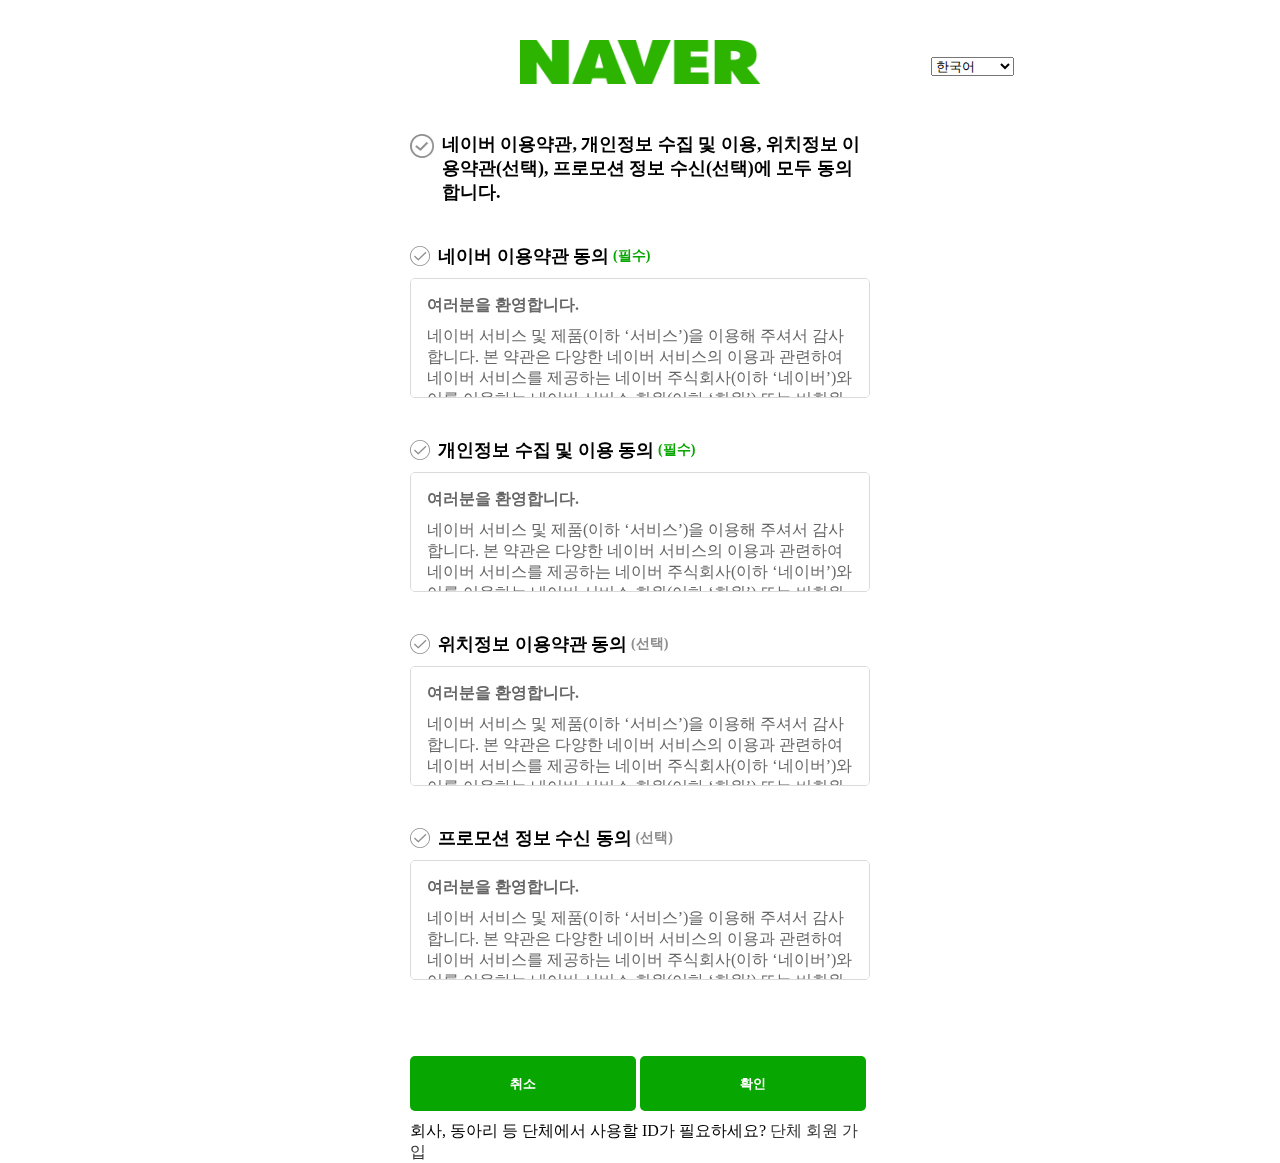
<file: index.html>
<!DOCTYPE html>
<html lang="kr">
<head>
  <meta charset="UTF-8">
  <meta http-equiv="X-UA-Compatible" content="IE=edge">
  <meta name="viewport" content="width=device-width, initial-scale=1.0">
  <title>네이버 폼 해설</title>
  <link rel="stylesheet" href="./style.css">
  <script src="https://code.jquery.com/jquery-3.6.0.min.js"></script>
</head>
<body>
  <div class="wrapper">
    <header class="global-header">
      <!-- 네이버 로고 -->
      <h1 class="logo">
        <a href="http://naver.com">
          <img src="./images/logo.png" alt="네이버 로고">
        </a>
      </h1>
      <!-- 로고 옆 언어설정 바 -->
      <div class="lang">
        <select>
          <option>한국어</option>
          <option>English</option>
          <option>中文(简体)</option>
          <option>中文(台灣)</option>
        </select>
      </div>
    </header>

    <section class="join-form">
      <form id="form1" action="./join.html">
        <div class="total">
          <label>
            <input type="checkbox">
            <div class="checkbox-img"></div>
            <p>네이버 이용약관, 개인정보 수집 및 이용, 위치정보 이용약관(선택), 프로모션 정보 수신(선택)에 모두 동의합니다.</p>
          </label>
        </div>

        <div class="agree-list">
          <div class="agree req">
            <label>
              <input type="checkbox">
              <div class="checkbox-img"></div>
              <p>네이버 이용약관 동의<span class="text-primary">(필수)</span></p>
            </label>
            <div class="terms">
              <p><b>여러분을 환영합니다.</b></p>
            <p>
              네이버 서비스 및 제품(이하 ‘서비스’)을 이용해 주셔서 감사합니다. 본 약관은 다양한 네이버 서비스의 이용과 관련하여 네이버 서비스를 제공하는 네이버 주식회사(이하 ‘네이버’)와 이를
              이용하는 네이버 서비스 회원(이하 ‘회원’) 또는 비회원과의 관계를 설명하며, 아울러 여러분의 네이버 서비스 이용에 도움이 될 수 있는 유익한 정보를 포함하고 있습니다.
            </p>
            <p>
              네이버 서비스를 이용하시거나 네이버 서비스 회원으로 가입하실 경우 여러분은 본 약관 및 관련 운영 정책을 확인하거나 동의하게 되므로, 잠시 시간을 내시어 주의 깊게 살펴봐 주시기 바랍니다.
            </p>
            <p>다양한 네이버 서비스를 즐겨보세요.</p>
            <p>
              네이버는<a href="http://www.naver.com">www.naver.com</a>을 비롯한 네이버 도메인의 웹사이트 및 응용프로그램(어플리케이션, 앱)을 통해 정보 검색,
              다른 이용자와의 커뮤니케이션, 콘텐츠 제공, 상품 쇼핑 등 여러분의 생활에 편리함을 더할 수 있는 다양한 서비스를 제공하고 있습니다.
            </p>
            <p>
              여러분은 PC, 휴대폰 등 인터넷 이용이 가능한 각종 단말기를 통해 각양각색의 네이버 서비스를 자유롭게 이용하실 수 있으며, 개별 서비스들의 구체적인 내용은 각 서비스 상의 안내,
              공지사항,
              <a href="">네이버 웹고객센터(이하 ‘고객센터’)</a> 도움말 등에서 쉽게 확인하실 수 있습니다.
            </p>
            <p>
              네이버는 기본적으로 여러분 모두에게 동일한 내용의 서비스를 제공합니다. 다만, '청소년보호법' 등 관련 법령이나 기타 개별 서비스 제공에서의 특별한 필요에 의해서 연령 또는 일정한 등급을
              기준으로 이용자를 구분하여 제공하는 서비스의 내용, 이용 시간, 이용 횟수 등을 다르게 하는 등 일부 이용을 제한하는 경우가 있습니다. 자세한 내용은 역시 각 서비스 상의 안내,
              공지사항,고객센터 도움말 등에서 확인하실 수 있습니다.
            </p>
            <p>
              네이버 서비스에는 기본적으로 본 약관이 적용됩니다만 네이버가 다양한 서비스를 제공하는 과정에서 부득이 본 약관 외 별도의 약관, 운영정책 등을 적용하는 경우(예, 네이버페이, V LIVE
              등)가 있습니다. 그리고 네이버 계열사가 제공하는 특정 서비스의 경우에도(예, LINE, SNOW등) 해당 운영 회사가 정한 고유의 약관, 운영정책 등이 적용될 수 있습니다. 이러한 내용은
              각각의 해당 서비스 초기 화면에서 확인해 주시기 바랍니다.
            </p>
            <p>
              <b>
                회원으로 가입하시면 네이버 서비스를 보다 편리하게 이용할 수 있습니다.
              </b>
            </p>
            <p>
              여러분은 본 약관을 읽고 동의하신 후 회원 가입을 신청하실 수 있으며, 네이버는 이에 대한 승낙을 통해 회원 가입 절차를 완료하고 여러분께 네이버 서비스 이용 계정(이하 ‘계정’)을
              부여합니다. 계정이란 회원이 네이버 서비스에 로그인한 이후 이용하는 각종 서비스 이용 이력을 회원 별로 관리하기 위해 설정한 회원 식별 단위를 말합니다. 회원은 자신의 계정을 통해 좀더
              다양한 네이버 서비스를 보다 편리하게 이용할 수 있습니다. 이와 관련한 상세한 내용은 계정 운영정책 및 고객센터 내 <a href="#">네이버 회원가입 방법</a> 등에서 확인해 주세요.
            </p>
            <p>
              네이버는 단체에 속한 여러 구성원들이 공동의 계정으로 네이버 서비스를 함께 이용할 수 있도록 단체회원 계정도 부여하고 있습니다. 단체회원 구성원들은 하나의 계정 및 아이디(ID)를 공유하되
              각자 개별적으로 설정한 비밀번호를 입력하여 계정에 로그인하고 각종 서비스를 이용하게 됩니다. 단체회원은 관리자와 멤버로 구성되며, 관리자는 구성원 전부로부터 권한을 위임 받아 단체회원을
              대표하고 단체회원 계정을 운용합니다.
            </p>
            <p>
              따라서 관리자는 단체회원 계정을 통해 별도 약관 또는 기존 약관 개정에 대해 동의하거나 단체회원에서 탈퇴할 수 있고, 멤버들의 단체회원 계정 로그인 방법 및 이를 통한 게시물 게재 등 네이버
              서비스 이용을 관리(게시물 삭제 포함)할 수 있습니다. 본 약관에서 규정한 사항은 원칙적으로 구성원 모두에게 적용되며, 각각의 구성원은 다른 구성원들의 단체회원 계정 및 아이디(ID)를 통한
              서비스 이용에 관해 연대책임을 부담합니다.
            </p>
            <p>
              단체회원 계정 사용에서의 관리자, 멤버 등의 권한 및 (공동)책임에 관한 사항 등은 계정 운영정책 및 고객센터 내 <a href="">네이버 단체회원(단체 아이디) 소개</a> 등에서 확인해
              주시기 바랍니다.
            </p>
            <p>여러분이 제공한 콘텐츠를 소중히 다룰 것입니다.</p>
            <p>
              네이버는 여러분이 게재한 게시물이 네이버 서비스를 통해 다른 이용자들에게 전달되어 우리 모두의 삶을 더욱 풍요롭게 해줄 것을 기대합니다. 게시물은 여러분이 타인 또는 자신이 보게 할
              목적으로 네이버 서비스 상에 게재한 부호, 문자, 음성, 음향, 그림, 사진, 동영상, 링크 등으로 구성된 각종 콘텐츠 자체 또는 파일을 말합니다.
            </p>
            <p>
              네이버는 여러분의 생각과 감정이 표현된 콘텐츠를 소중히 보호할 것을 약속 드립니다. 여러분이 제작하여 게재한 게시물에 대한 지식재산권 등의 권리는 당연히 여러분에게 있습니다.
            </p>
            <p>
              한편, 네이버 서비스를 통해 여러분이 게재한 게시물을 적법하게 제공하려면 해당 콘텐츠에 대한 저장, 복제, 수정, 공중 송신, 전시, 배포, 2차적 저작물 작성(단, 번역에 한함) 등의
              이용 권한(기한과 지역 제한에 정함이 없으며, 별도 대가 지급이 없는 라이선스)이 필요합니다.
            </p>
            <p>
              게시물 게재로 여러분은 네이버에게 그러한 권한을 부여하게 되므로, 여러분은 이에 필요한 권리를 보유하고 있어야 합니다.
            </p>
            <p>
              네이버는 여러분이 부여해 주신 콘텐츠 이용 권한을 저작권법 등 관련 법령에서 정하는 바에 따라 네이버 서비스 내 노출, 서비스 홍보를 위한 활용, 서비스 운영, 개선 및 새로운 서비스
              개발을 위한 연구, 웹 접근성 등 법률상 의무 준수, 외부 사이트에서의 검색, 수집 및 링크 허용을 위해서만 제한적으로 행사할 것입니다.
            </p>
            <p>
              만약, 그 밖의 목적을 위해 부득이 여러분의 콘텐츠를 이용하고자 할 경우엔 사전에 여러분께 설명을 드리고 동의를 받도록 하겠습니다.
            </p>
            <p>
              또한 여러분이 제공한 소중한 콘텐츠는 네이버 서비스를 개선하고 새로운 네이버 서비스를 제공하기 위해 인공지능 분야 기술 등의 연구 개발 목적으로 네이버 및 네이버 계열사에서 사용될 수
              있습니다. 네이버는 지속적인 연구 개발을 통해 여러분께 좀 더 편리하고 유용한 서비스를 제공해 드릴 수 있도록 최선을 다하겠습니다.
            </p>
            <p>
              네이버는 여러분이 자신이 제공한 콘텐츠에 대한 네이버 또는 다른 이용자들의 이용 또는 접근을 보다 쉽게 관리할 수 있도록 다양한 수단을 제공하기 위해 노력하고 있습니다. 여러분은 네이버
              서비스 내에 콘텐츠 삭제, 비공개 등의 관리기능이 제공되는 경우 이를 통해 직접 타인의 이용 또는 접근을 통제할 수 있고, 고객센터를 통해서도 콘텐츠의 삭제, 비공개, 검색결과 제외 등의
              조치를 요청할 수 있습니다.
            </p>
            <p>
              다만, 일부 네이버 서비스의 경우 삭제, 비공개 등의 처리가 어려울 수 있으며, 이러한 내용은 각 서비스 상의 안내, 공지사항, 고객센터 도움말 등에서 확인해 주시길 부탁 드립니다.
            </p>
            <p><b>여러분의 개인정보를 소중히 보호합니다.</b></p>
            <p>
              네이버는 서비스의 원활한 제공을 위하여 회원이 동의한 목적과 범위 내에서만 개인정보를 수집∙이용하며, 개인정보 보호 관련 법령에 따라 안전하게 관리합니다. 네이버가 이용자 및 회원에 대해
              관련 개인정보를 안전하게 처리하기 위하여 기울이는 노력이나 기타 상세한 사항은 <a href="#">개인정보 처리방침</a>에서 확인하실 수 있습니다.
            </p>
            <p>
              네이버는 여러분이 서비스를 이용하기 위해 일정 기간 동안 로그인 혹은 접속한 기록이 없는 경우, 전자메일, 서비스 내 알림 또는 기타 적절한 전자적 수단을 통해 사전에 안내해 드린 후
              여러분의 정보를 파기하거나 분리 보관할 수 있으며, 만약 이로 인해 서비스 제공을 위해 필수적인 정보가 부족해질 경우 부득이 관련 서비스 이용계약을 해지할 수 있습니다.
            </p>
            <p><b>타인의 권리를 존중해 주세요.</b></p>
            <p>
              여러분이 무심코 게재한 게시물로 인해 타인의 저작권이 침해되거나 명예훼손 등 권리 침해가 발생할 수 있습니다. 네이버는 이에 대한 문제 해결을 위해 ‘정보통신망 이용촉진 및 정보보호 등에
              관한 법률’ 및 ‘저작권법’ 등을 근거로 권리침해 주장자의 요청에 따른 게시물 게시중단, 원 게시자의 이의신청에 따른 해당 게시물 게시 재개 등을 내용으로 하는 <a
                href="">게시중단요청서비스</a>를 운영하고 있습니다. 보다 상세한 내용 및 절차는 고객센터 내 <a href="">게시중단요청서비스 소개</a>를 참고해 주세요.
            </p>
            <p>
              한편, 네이버 서비스를 통해 타인의 콘텐츠를 이용한다고 하여 여러분이 해당 콘텐츠에 대한 지식재산권을 보유하게 되는 것은 아닙니다. 여러분이 해당 콘텐츠를 자유롭게 이용하기 위해서는 그
              이용이 저작권법 등 관련 법률에 따라 허용되는 범위 내에 있거나, 해당 콘텐츠의 지식재산권자로부터 별도의 이용 허락을 받아야 하므로 각별한 주의가 필요합니다.
            </p>
            <p>
              네이버는 여러분이 네이버 서비스를 마음껏 이용할 수 있도록 여러분께 네이버 서비스에 수반되는 관련 소프트웨어 사용에 관한 이용 권한을 부여합니다. 이 경우 여러분의 자유로운 이용은 네이버가
              제시하는 이용 조건에 부합하는 범위 내에서만 허용되고, 이러한 권한은 양도가 불가능하며, 비독점적 조건 및 <a href="#">법적고지</a>가 적용된다는 점을 유의해 주세요.
            </p>
            <p><b>네이버에서 제공하는 다양한 포인트를 요긴하게 활용해 보세요.</b></p>
            <p>
              네이버는 여러분이 네이버 서비스를 효율적으로 이용할 수 있도록 포인트를 부여하고 있습니다. 포인트는 여러분의 일정한 네이버 서비스 이용과 연동하여 네이버가 임의로 책정하거나 조정하여 지급하는
              일정한 계산 단위를 갖는 서비스 상의 가상 데이터를 말합니다. 포인트는 재산적 가치가 없기 때문에 금전으로 환불 또는 전환할 수 없지만, 포인트의 많고 적음에 따라 여러분의 네이버 서비스
              이용에 영향을 주는 경우가 있으므로 경우에 따라 적절히 활용해 보세요.
            </p>
            <p>
              네이버는 네이버 서비스의 효율적 이용을 지원하거나 서비스 운영을 개선하기 위해 필요한 경우 사전에 여러분께 안내 드린 후 부득이 포인트의 일부 또는 전부를 조정할 수 있습니다. 그리고
              포인트는 네이버가 정한 기간에 따라 주기적으로 소멸할 수도 있으니 포인트가 부여되는 네이버 서비스 이용 시 유의해 주시기 바랍니다.
            </p>
            <p><b>네이버 서비스 이용과 관련하여 몇 가지 주의사항이 있습니다.</b></p>
            <p>
              네이버는 여러분이 네이버 서비스를 자유롭고 편리하게 이용할 수 있도록 최선을 다하고 있습니다. 다만, 여러분이 네이버 서비스를 보다 안전하게 이용하고 네이버 서비스에서 여러분과 타인의
              권리가 서로 존중되고 보호받으려면 여러분의 도움과 협조가 필요합니다. 여러분의 안전한 서비스 이용과 권리 보호를 위해 부득이 아래와 같은 경우 여러분의 게시물 게재나 네이버 서비스 이용이
              제한될 수 있으므로, 이에 대한 확인 및 준수를 요청 드립니다.
            </p>
            <ul>
              <li>
                회원 가입 시 이름, 생년월일, 휴대전화번호 등의 정보를 허위로 기재해서는 안 됩니다. 회원 계정에 등록된 정보는 항상 정확한 최신 정보가 유지될 수 있도록 관리해 주세요. 자신의 계정을
                다른 사람에게 판매, 양도, 대여 또는 담보로 제공하거나 다른 사람에게 그 사용을 허락해서는 안 됩니다. 아울러 자신의 계정이 아닌 타인의 계정을 무단으로 사용해서는 안 됩니다. 이에
                관한 상세한 내용은 계정 운영정책을 참고해 주시기 바랍니다.
              </li>
              <li>
                타인에 대해 직접적이고 명백한 신체적 위협을 가하는 내용의 게시물, 타인의 자해 행위 또는 자살을 부추기거나 권장하는 내용의 게시물, 타인의 신상정보, 사생활 등 비공개 개인정보를
                드러내는 내용의 게시물, 타인을 지속적으로 따돌리거나 괴롭히는 내용의 게시물, 성매매를 제안, 알선, 유인 또는 강요하는 내용의 게시물, 공공 안전에 대해 직접적이고 심각한 위협을 가하는
                내용의 게시물은 제한될 수 있습니다.
              </li>
              <li>
                관련 법령상 금지되거나 형사처벌의 대상이 되는 행위를 수행하거나 이를 교사 또는 방조하는 등의 범죄 관련 직접적인 위험이 확인된 게시물, 관련 법령에서 홍보, 광고, 판매 등을 금지하고
                있는 물건 또는 서비스를 홍보, 광고, 판매하는 내용의 게시물, 타인의 지식재산권 등을 침해하거나 모욕, 사생활 침해 또는 명예훼손 등 타인의 권리를 침해하는 내용이 확인된 게시물은
                제한될 수 있습니다.
              </li>
              <li>
                자극적이고 노골적인 성행위를 묘사하는 등 타인에게 성적 수치심을 유발시키거나 왜곡된 성 의식 등을 야기할 수 있는 내용의 게시물, 타인에게 잔혹감 또는 혐오감을 일으킬 수 있는 폭력적이고
                자극적인 내용의 게시물, 본인 이외의 자를 사칭하거나 허위사실을 주장하는 등 타인을 기만하는 내용의 게시물, 과도한 욕설, 비속어 등을 계속하여 반복적으로 사용하여 심한 혐오감 또는
                불쾌감을 일으키는 내용의 게시물은 제한될 수 있습니다.
              </li>
              <li>
                자동화된 수단을 활용하는 등 네이버 서비스의 기능을 비정상적으로 이용하여 게재된 게시물, 네이버 각 개별 서비스의 제공 취지와 부합하지 않는 내용의 게시물은 다른 이용자들의 정상적인
                네이버 서비스 이용에 불편을 초래하고 더 나아가 네이버의 원활한 서비스 제공을 방해하므로 역시 제한될 수 있습니다. 기타 제한되는 게시물에 관한 상세한 내용은 게시물 운영정책 및 각 개별
                서비스에서의 약관, 운영정책 등을 참고해 주시기 바랍니다.
              </li>
              <li>
                네이버의 사전 허락 없이 자동화된 수단(예: 매크로 프로그램, 로봇(봇), 스파이더, 스크래퍼 등)을 이용하여 네이버 서비스 회원으로 가입을 시도 또는 가입하거나, 네이버 서비스에
                로그인을 시도 또는 로그인하거나, 네이버 서비스 상에 게시물을 게재하거나, 네이버 서비스를 통해 커뮤니케이션하거나(예: 전자메일, 쪽지 등), 네이버 서비스에 게재된 회원의
                아이디(ID), 게시물 등을 수집하거나, 네이버 검색 서비스에서 특정 질의어로 검색하거나 혹은 그 검색결과에서 특정 검색결과를 선택(이른바 ‘클릭’)하는 등 이용자(사람)의 실제 이용을
                전제로 하는
                네이버 서비스의 제공 취지에 부합하지 않는 방식으로 네이버 서비스를 이용하거나 이와 같은 네이버 서비스에 대한 어뷰징(남용) 행위를 막기 위한 네이버의 기술적 조치를 무력화하려는 일체의
                행위(예: IP를 지속적으로 바꿔가며 접속하는 행위, Captcha를 외부 솔루션 등을 통해 우회하거나 무력화 하는 행위 등)를 시도해서는 안 됩니다.
              </li>
              <li>
                네이버의 동의 없이 자동화된 수단에 의해 네이버 서비스 상에 광고가 게재되는 영역 또는 그 밖의 영역에 부호, 문자, 음성, 음향, 그림, 사진, 동영상, 링크 등으로 구성된 각종 콘텐츠
                자체 또는 파일을 삽입해서는 안됩니다. 또한, 네이버 서비스 또는 이에 포함된 소프트웨어를 복사, 수정할 수 없으며, 이를 판매, 양도, 대여 또는 담보로 제공하거나 타인에게 그 이용을
                허락해서는 안 됩니다. 네이버 서비스에 포함된 소프트웨어를 역 설계, 소스코드 추출 시도, 복제, 분해, 모방, 기타 변형하는 등의 행위도 금지됩니다(다만, 오픈소스에 해당되는 경우 그
                자체 조건에 따릅니다). 그 밖에 바이러스나 기타 악성 코드를 업로드하거나 네이버 서비스의 원활한 운영을 방해할 목적으로 서비스 기능을 비정상적으로 이용하는 행위 역시 금지됩니다.
              </li>
            </ul>

            <p>
              네이버는 본 약관의 범위 내에서 게시물 운영정책, 각 개별 서비스에서의 약관 또는 운영정책, 각 서비스 상의 안내, 공지사항, 고객센터 도움말 등을 두어, 여러분에게 안정적이고 원활한 서비스
              이용이 가능하도록 지원하고 있습니다. 각 세부 정책에는 여러분이 참고할 수 있도록 보다 구체적인 유의사항을 포함하고 있으니, 본 약관 본문 및 구성 페이지 상의 링크 등을 통해 이를 확인해
              주시기 바랍니다.
            </p>
            <p><b>부득이 서비스 이용을 제한할 경우 합리적인 절차를 준수합니다.</b></p>
            <p>
              네이버는 다양한 정보와 의견이 담긴 여러분의 콘텐츠를 소중히 다룰 것을 약속 드립니다만, 여러분이 게재한 게시물이 관련 법령, 본 약관, 게시물 운영정책, 각 개별 서비스에서의 약관,
              운영정책 등에 위배되는 경우, 부득이 이를 비공개 또는 삭제 처리하거나 게재를 거부할 수 있습니다. 다만, 이것이 네이버가 모든 콘텐츠를 검토할 의무가 있다는 것을 의미하지는 않습니다.
            </p>
            <p>
              또한 여러분이 관련 법령, 본 약관, 계정 및 게시물 운영정책, 각 개별 서비스에서의 약관, 운영정책 등을 준수하지 않을 경우, 네이버는 여러분의 관련 행위 내용을 확인할 수 있으며, 그
              확인 결과에 따라 네이버 서비스 이용에 대한 주의를 당부하거나, 네이버 서비스 이용을 일부 또는 전부, 일시 또는 영구히 정지시키는 등 그 이용을 제한할 수 있습니다. 한편, 이러한 이용
              제한에도 불구하고 더 이상 네이버 서비스 이용계약의 온전한 유지를 기대하기 어려운 경우엔 부득이 여러분과의 이용계약을 해지할 수 있습니다.
            </p>
            <p>
              부득이 여러분의 서비스 이용을 제한해야 할 경우 명백한 법령 위반이나 타인의 권리침해로서 긴급한 위험 또는 피해 차단이 요구되는 사안 외에는 위와 같은 단계적 서비스 이용제한 원칙을 준수
              하겠습니다. 명백한 법령 위반 등을 이유로 부득이 서비스 이용을 즉시 영구 정지시키는 경우 서비스 이용을 통해 획득한 포인트 및 기타 혜택 등은 모두 소멸되고 이에 대해 별도로 보상하지
              않으므로 유의해 주시기 바랍니다. 서비스 이용 제한의 조건, 세부 내용 등은 계정 운영정책 및 각 개별 서비스에서의 운영정책을 참고하시기 바랍니다.
            </p>
            <p><b>네이버의 잘못은 네이버가 책임집니다.</b></p>
            <p>
              네이버는 여러분이 네이버 서비스를 이용함에 있어 네이버의 고의 또는 과실로 인하여 손해를 입게 될 경우 관련 법령에 따라 여러분의 손해를 배상합니다. 다만, 천재지변 또는 이에 준하는
              불가항력으로 인하여 네이버가 서비스를 제공할 수 없거나 이용자의 고의 또는 과실로 인하여 서비스를 이용할 수 없어 발생한 손해에 대해서 네이버는 책임을 부담하지 않습니다.
            </p>
            <p>
              그리고 네이버가 손해배상책임을 부담하는 경우에도 통상적으로 예견이 불가능하거나 특별한 사정으로 인한 특별 손해 또는 간접 손해, 기타 징벌적 손해에 대해서는 관련 법령에 특별한 규정이 없는
              한 책임을 부담하지 않습니다.
            </p>
            <p>
              한편, 네이버 서비스를 매개로 한 여러분과 다른 회원 간 또는 여러분과 비회원 간의 의견 교환, 거래 등에서 발생한 손해나 여러분이 서비스 상에 게재된 타인의 게시물 등의 콘텐츠를
              신뢰함으로써 발생한 손해에 대해서도 네이버는 특별한 사정이 없는 한 이에 대해 책임을 부담하지 않습니다.
            </p>
            <p><b>언제든지 네이버 서비스 이용계약을 해지하실 수 있습니다.</b></p>
            <p>
              네이버에게는 참 안타까운 일입니다만, 회원은 언제든지 네이버 서비스 이용계약 해지를 신청하여 회원에서 탈퇴할 수 있으며, 이 경우 네이버는 관련 법령 등이 정하는 바에 따라 이를 지체 없이
              처리하겠습니다.
            </p>
            <p>
              네이버 서비스 이용계약이 해지되면, 관련 법령 및 개인정보처리방침에 따라 네이버가 해당 회원의 정보를 보유할 수 있는 경우를 제외하고, 해당 회원 계정에 부속된 게시물 일체를 포함한 회원의
              모든 데이터는 소멸됨과 동시에 복구할 수 없게 됩니다. 다만, 이 경우에도 다른 회원이 별도로 담아갔거나 스크랩한 게시물과 공용 게시판에 등록한 댓글 등의 게시물은 삭제되지 않으므로 반드시
              해지 신청 이전에 삭제하신 후 탈퇴하시기 바랍니다.
            </p>
            <p><b>일부 네이버 서비스에는 광고가 포함되어 있습니다.</b></p>
            <p>
              여러분이 다양한 네이버 서비스를 이용하다 보면 간혹 일부 개별 서비스에 광고가 포함된 경우가 있습니다. 네이버 서비스를 이용하면서 발생할 수 있는 데이터 통신요금은 가입하신 통신사업자와의
              이용계약에 따라 여러분이 부담하며, 포함된 광고 열람으로 인해 추가적으로 발생하는 비용 역시 여러분이 부담합니다.
            </p>
            <p>
              원하는 네이버 서비스를 이용하기 위해 원하지 않는 광고를 봐야 하는 경우가 있습니다. 이는 여러분에게 제공하는 더
              나아가 네이버가 연구 개발에 투자하여 더 나은 서비스를 제공할 수 있는 기반이 됩니다. 최근 타사의 일부 서비스들이 광고 없는 서비스 이용을 강조하며 주된 서비스를 유료로 제공하고 있는
              관행이 이를 뒷받침합니다.
            </p>
            <p>
              네이버는 여러분의 본의 아닌 불편이나 부담이 최소화될 수 있는 방법에 대해 항상 고민하고 개선해 나가겠습니다.
            </p>
            <p><b>서비스 중단 또는 변경 시 꼭 알려드리겠습니다.</b></p>
            <p>
              네이버는 연중 무휴, 1일 24시간 안정적으로 서비스를 제공하기 위해 최선을 다하고 있습니다만, 컴퓨터, 서버 등 정보통신설비의 보수점검, 교체 또는 고장, 통신두절 등 운영상 상당한 이유가
              있는 경우 부득이 서비스의 전부 또는 일부를 중단할 수 있습니다.
            </p>
            <p>
              한편, 네이버는 서비스 운영 또는 개선을 위해 상당한 필요성이 있는 경우 서비스의 전부 또는 일부를 수정, 변경 또는 종료할 수 있습니다. 무료로 제공되는 서비스의 전부 또는 일부를 수정,
              변경 또는 종료하게 된 경우 관련 법령에 특별한 규정이 없는 한 별도의 보상을 하지 않습니다.
            </p>
            <p>
              이 경우 네이버는 예측 가능한 경우 상당기간 전에 이를 안내하며, 만약 예측 불가능한 경우라면 사후 지체 없이 상세히 설명하고 안내 드리겠습니다. 또한 서비스 중단의 경우에는 여러분 자신의
              콘텐츠를 백업할 수 있도록 합리적이고 충분한 기회를 제공하도록 하겠습니다.
            </p>
            <p><b>주요 사항을 잘 안내하고 여러분의 소중한 의견에 귀 기울이겠습니다.</b></p>
            <p>
              네이버는 서비스 이용에 필요한 주요사항을 적시에 잘 안내해 드릴 수 있도록 힘쓰겠습니다. 회원에게 통지를 하는 경우 전자메일, 서비스 내 알림 또는 기타 적절한 전자적 수단을 통해 개별적으로
              알려 드릴 것이며, 다만 회원 전체에 대한 통지가 필요할 경우엔 7일 이상 <a href="http://www.naver.com">www.naver.com</a>을 비롯한 네이버 도메인의
              웹사이트 및 응용프로그램(어플리케이션, 앱) 초기 화면 또는 공지사항 등에 관련 내용을 게시하도록 하겠습니다.
            </p>
            <p>
              네이버는 여러분의 소중한 의견에 귀 기울이겠습니다. 여러분은 언제든지 고객센터를 통해 서비스 이용과 관련된 의견이나 개선사항을 전달할 수 있으며, 네이버는 합리적 범위 내에서 가능한 그
              처리과정 및 결과를 여러분께 전달할 수 있도록 하겠습니다.
            </p>
            <p><b>여러분이 쉽게 알 수 있도록 약관 및 운영정책을 게시하며 사전 공지 후 개정합니다.</b></p>
            <p>네이버는 본 약관의 내용을 여러분이 쉽게 확인할 수 있도록 서비스 초기 화면에 게시하고 있습니다.</p>
            <p>
              네이버는 수시로 본 약관, 계정 및 게시물 운영정책을 개정할 수 있습니다만, 관련 법령을 위배하지 않는 범위 내에서 개정할 것이며, 사전에 그 개정 이유와 적용 일자를 서비스 내에 알리도록
              하겠습니다. 또한 여러분에게 불리할 수 있는 중대한 내용의 약관 변경의 경우에는 최소 30일 이전에 해당 서비스 내 공지하고 별도의 전자적 수단(전자메일, 서비스 내 알림 등)을 통해
              개별적으로 알릴 것입니다.
            </p>
            <p>
              네이버는 변경된 약관을 게시한 날로부터 효력이 발생되는 날까지 약관 변경에 대한 여러분의 의견을 기다립니다. 위 기간이 지나도록 여러분의 의견이 네이버에 접수되지 않으면, 여러분이 변경된
              약관에 따라 서비스를 이용하는 데에 동의하는 것으로 간주됩니다. 네이버로서는 매우 안타까운 일이지만, 여러분이 변경된 약관에 동의하지 않는 경우 변경된 약관의 적용을 받는 해당 서비스의
              제공이 더 이상 불가능하게 될 수 있습니다.
            </p>
            <p>
              네이버 서비스에는 기본적으로 본 약관이 적용됩니다만, 부득이 각 개별 서비스의 고유한 특성을 반영하기 위해 본 약관 외 별도의 약관, 운영정책이 추가로 적용될 때가 있습니다. 따라서 별도의
              약관, 운영정책에서 그 개별 서비스 제공에 관하여 본 약관, 계정 및 게시물 운영정책과 다르게 정한 경우에는 별도의 약관, 운영정책이 우선하 적용됩니다. 이러한 내용은 각각의 개별 서비스
              초기 화면에서 확인해 주시기 바랍니다.
            </p>
            <p>
              본 약관은 한국어를 정본으로 합니다. 본 약관 또는 네이버 서비스와 관련된 여러분과 네이버와의 관계에는 대한민국의 법령이 적용됩니다. 그리고 본 약관 또는 네이버 서비스와 관련하여 여러분과
              네이버 사이에 분쟁이 발생할 경우, 그 분쟁의 처리는 대한민국 '민사소송법'에서 정한 절차를 따릅니다.
            </p>
            <ul>
              <li>공지 일자: 2023년 01월 25일</li>
              <li>적용 일자: 2023년 01월 25일</li>
            </ul>
            <p>
              네이버 서비스와 관련하여 궁금하신 사항이 있으시면 <a href="#">고객센터</a>(대표번호: 1588 – 3820/ 평일 09:00~18:00)로 문의 주시기 바랍니다.
            </p>
            </div>
          </div>

          <div class="agree req">
            <label>
              <input type="checkbox">
              <div class="checkbox-img"></div>
              <p>개인정보 수집 및 이용 동의<span class="text-primary">(필수)</span></p>
            </label>
            <div class="terms">
              <p><b>여러분을 환영합니다.</b></p>
            <p>
              네이버 서비스 및 제품(이하 ‘서비스’)을 이용해 주셔서 감사합니다. 본 약관은 다양한 네이버 서비스의 이용과 관련하여 네이버 서비스를 제공하는 네이버 주식회사(이하 ‘네이버’)와 이를
              이용하는 네이버 서비스 회원(이하 ‘회원’) 또는 비회원과의 관계를 설명하며, 아울러 여러분의 네이버 서비스 이용에 도움이 될 수 있는 유익한 정보를 포함하고 있습니다.
            </p>
            <p>
              네이버 서비스를 이용하시거나 네이버 서비스 회원으로 가입하실 경우 여러분은 본 약관 및 관련 운영 정책을 확인하거나 동의하게 되므로, 잠시 시간을 내시어 주의 깊게 살펴봐 주시기 바랍니다.
            </p>
            <p>다양한 네이버 서비스를 즐겨보세요.</p>
            <p>
              네이버는<a href="http://www.naver.com">www.naver.com</a>을 비롯한 네이버 도메인의 웹사이트 및 응용프로그램(어플리케이션, 앱)을 통해 정보 검색,
              다른 이용자와의 커뮤니케이션, 콘텐츠 제공, 상품 쇼핑 등 여러분의 생활에 편리함을 더할 수 있는 다양한 서비스를 제공하고 있습니다.
            </p>
            <p>
              여러분은 PC, 휴대폰 등 인터넷 이용이 가능한 각종 단말기를 통해 각양각색의 네이버 서비스를 자유롭게 이용하실 수 있으며, 개별 서비스들의 구체적인 내용은 각 서비스 상의 안내,
              공지사항,
              <a href="">네이버 웹고객센터(이하 ‘고객센터’)</a> 도움말 등에서 쉽게 확인하실 수 있습니다.
            </p>
            <p>
              네이버는 기본적으로 여러분 모두에게 동일한 내용의 서비스를 제공합니다. 다만, '청소년보호법' 등 관련 법령이나 기타 개별 서비스 제공에서의 특별한 필요에 의해서 연령 또는 일정한 등급을
              기준으로 이용자를 구분하여 제공하는 서비스의 내용, 이용 시간, 이용 횟수 등을 다르게 하는 등 일부 이용을 제한하는 경우가 있습니다. 자세한 내용은 역시 각 서비스 상의 안내,
              공지사항,고객센터 도움말 등에서 확인하실 수 있습니다.
            </p>
            <p>
              네이버 서비스에는 기본적으로 본 약관이 적용됩니다만 네이버가 다양한 서비스를 제공하는 과정에서 부득이 본 약관 외 별도의 약관, 운영정책 등을 적용하는 경우(예, 네이버페이, V LIVE
              등)가 있습니다. 그리고 네이버 계열사가 제공하는 특정 서비스의 경우에도(예, LINE, SNOW등) 해당 운영 회사가 정한 고유의 약관, 운영정책 등이 적용될 수 있습니다. 이러한 내용은
              각각의 해당 서비스 초기 화면에서 확인해 주시기 바랍니다.
            </p>
            <p>
              <b>
                회원으로 가입하시면 네이버 서비스를 보다 편리하게 이용할 수 있습니다.
              </b>
            </p>
            <p>
              여러분은 본 약관을 읽고 동의하신 후 회원 가입을 신청하실 수 있으며, 네이버는 이에 대한 승낙을 통해 회원 가입 절차를 완료하고 여러분께 네이버 서비스 이용 계정(이하 ‘계정’)을
              부여합니다. 계정이란 회원이 네이버 서비스에 로그인한 이후 이용하는 각종 서비스 이용 이력을 회원 별로 관리하기 위해 설정한 회원 식별 단위를 말합니다. 회원은 자신의 계정을 통해 좀더
              다양한 네이버 서비스를 보다 편리하게 이용할 수 있습니다. 이와 관련한 상세한 내용은 계정 운영정책 및 고객센터 내 <a href="#">네이버 회원가입 방법</a> 등에서 확인해 주세요.
            </p>
            <p>
              네이버는 단체에 속한 여러 구성원들이 공동의 계정으로 네이버 서비스를 함께 이용할 수 있도록 단체회원 계정도 부여하고 있습니다. 단체회원 구성원들은 하나의 계정 및 아이디(ID)를 공유하되
              각자 개별적으로 설정한 비밀번호를 입력하여 계정에 로그인하고 각종 서비스를 이용하게 됩니다. 단체회원은 관리자와 멤버로 구성되며, 관리자는 구성원 전부로부터 권한을 위임 받아 단체회원을
              대표하고 단체회원 계정을 운용합니다.
            </p>
            <p>
              따라서 관리자는 단체회원 계정을 통해 별도 약관 또는 기존 약관 개정에 대해 동의하거나 단체회원에서 탈퇴할 수 있고, 멤버들의 단체회원 계정 로그인 방법 및 이를 통한 게시물 게재 등 네이버
              서비스 이용을 관리(게시물 삭제 포함)할 수 있습니다. 본 약관에서 규정한 사항은 원칙적으로 구성원 모두에게 적용되며, 각각의 구성원은 다른 구성원들의 단체회원 계정 및 아이디(ID)를 통한
              서비스 이용에 관해 연대책임을 부담합니다.
            </p>
            <p>
              단체회원 계정 사용에서의 관리자, 멤버 등의 권한 및 (공동)책임에 관한 사항 등은 계정 운영정책 및 고객센터 내 <a href="">네이버 단체회원(단체 아이디) 소개</a> 등에서 확인해
              주시기 바랍니다.
            </p>
            <p>여러분이 제공한 콘텐츠를 소중히 다룰 것입니다.</p>
            <p>
              네이버는 여러분이 게재한 게시물이 네이버 서비스를 통해 다른 이용자들에게 전달되어 우리 모두의 삶을 더욱 풍요롭게 해줄 것을 기대합니다. 게시물은 여러분이 타인 또는 자신이 보게 할
              목적으로 네이버 서비스 상에 게재한 부호, 문자, 음성, 음향, 그림, 사진, 동영상, 링크 등으로 구성된 각종 콘텐츠 자체 또는 파일을 말합니다.
            </p>
            <p>
              네이버는 여러분의 생각과 감정이 표현된 콘텐츠를 소중히 보호할 것을 약속 드립니다. 여러분이 제작하여 게재한 게시물에 대한 지식재산권 등의 권리는 당연히 여러분에게 있습니다.
            </p>
            <p>
              한편, 네이버 서비스를 통해 여러분이 게재한 게시물을 적법하게 제공하려면 해당 콘텐츠에 대한 저장, 복제, 수정, 공중 송신, 전시, 배포, 2차적 저작물 작성(단, 번역에 한함) 등의
              이용 권한(기한과 지역 제한에 정함이 없으며, 별도 대가 지급이 없는 라이선스)이 필요합니다.
            </p>
            <p>
              게시물 게재로 여러분은 네이버에게 그러한 권한을 부여하게 되므로, 여러분은 이에 필요한 권리를 보유하고 있어야 합니다.
            </p>
            <p>
              네이버는 여러분이 부여해 주신 콘텐츠 이용 권한을 저작권법 등 관련 법령에서 정하는 바에 따라 네이버 서비스 내 노출, 서비스 홍보를 위한 활용, 서비스 운영, 개선 및 새로운 서비스
              개발을 위한 연구, 웹 접근성 등 법률상 의무 준수, 외부 사이트에서의 검색, 수집 및 링크 허용을 위해서만 제한적으로 행사할 것입니다.
            </p>
            <p>
              만약, 그 밖의 목적을 위해 부득이 여러분의 콘텐츠를 이용하고자 할 경우엔 사전에 여러분께 설명을 드리고 동의를 받도록 하겠습니다.
            </p>
            <p>
              또한 여러분이 제공한 소중한 콘텐츠는 네이버 서비스를 개선하고 새로운 네이버 서비스를 제공하기 위해 인공지능 분야 기술 등의 연구 개발 목적으로 네이버 및 네이버 계열사에서 사용될 수
              있습니다. 네이버는 지속적인 연구 개발을 통해 여러분께 좀 더 편리하고 유용한 서비스를 제공해 드릴 수 있도록 최선을 다하겠습니다.
            </p>
            <p>
              네이버는 여러분이 자신이 제공한 콘텐츠에 대한 네이버 또는 다른 이용자들의 이용 또는 접근을 보다 쉽게 관리할 수 있도록 다양한 수단을 제공하기 위해 노력하고 있습니다. 여러분은 네이버
              서비스 내에 콘텐츠 삭제, 비공개 등의 관리기능이 제공되는 경우 이를 통해 직접 타인의 이용 또는 접근을 통제할 수 있고, 고객센터를 통해서도 콘텐츠의 삭제, 비공개, 검색결과 제외 등의
              조치를 요청할 수 있습니다.
            </p>
            <p>
              다만, 일부 네이버 서비스의 경우 삭제, 비공개 등의 처리가 어려울 수 있으며, 이러한 내용은 각 서비스 상의 안내, 공지사항, 고객센터 도움말 등에서 확인해 주시길 부탁 드립니다.
            </p>
            <p><b>여러분의 개인정보를 소중히 보호합니다.</b></p>
            <p>
              네이버는 서비스의 원활한 제공을 위하여 회원이 동의한 목적과 범위 내에서만 개인정보를 수집∙이용하며, 개인정보 보호 관련 법령에 따라 안전하게 관리합니다. 네이버가 이용자 및 회원에 대해
              관련 개인정보를 안전하게 처리하기 위하여 기울이는 노력이나 기타 상세한 사항은 <a href="#">개인정보 처리방침</a>에서 확인하실 수 있습니다.
            </p>
            <p>
              네이버는 여러분이 서비스를 이용하기 위해 일정 기간 동안 로그인 혹은 접속한 기록이 없는 경우, 전자메일, 서비스 내 알림 또는 기타 적절한 전자적 수단을 통해 사전에 안내해 드린 후
              여러분의 정보를 파기하거나 분리 보관할 수 있으며, 만약 이로 인해 서비스 제공을 위해 필수적인 정보가 부족해질 경우 부득이 관련 서비스 이용계약을 해지할 수 있습니다.
            </p>
            <p><b>타인의 권리를 존중해 주세요.</b></p>
            <p>
              여러분이 무심코 게재한 게시물로 인해 타인의 저작권이 침해되거나 명예훼손 등 권리 침해가 발생할 수 있습니다. 네이버는 이에 대한 문제 해결을 위해 ‘정보통신망 이용촉진 및 정보보호 등에
              관한 법률’ 및 ‘저작권법’ 등을 근거로 권리침해 주장자의 요청에 따른 게시물 게시중단, 원 게시자의 이의신청에 따른 해당 게시물 게시 재개 등을 내용으로 하는 <a
                href="">게시중단요청서비스</a>를 운영하고 있습니다. 보다 상세한 내용 및 절차는 고객센터 내 <a href="">게시중단요청서비스 소개</a>를 참고해 주세요.
            </p>
            <p>
              한편, 네이버 서비스를 통해 타인의 콘텐츠를 이용한다고 하여 여러분이 해당 콘텐츠에 대한 지식재산권을 보유하게 되는 것은 아닙니다. 여러분이 해당 콘텐츠를 자유롭게 이용하기 위해서는 그
              이용이 저작권법 등 관련 법률에 따라 허용되는 범위 내에 있거나, 해당 콘텐츠의 지식재산권자로부터 별도의 이용 허락을 받아야 하므로 각별한 주의가 필요합니다.
            </p>
            <p>
              네이버는 여러분이 네이버 서비스를 마음껏 이용할 수 있도록 여러분께 네이버 서비스에 수반되는 관련 소프트웨어 사용에 관한 이용 권한을 부여합니다. 이 경우 여러분의 자유로운 이용은 네이버가
              제시하는 이용 조건에 부합하는 범위 내에서만 허용되고, 이러한 권한은 양도가 불가능하며, 비독점적 조건 및 <a href="#">법적고지</a>가 적용된다는 점을 유의해 주세요.
            </p>
            <p><b>네이버에서 제공하는 다양한 포인트를 요긴하게 활용해 보세요.</b></p>
            <p>
              네이버는 여러분이 네이버 서비스를 효율적으로 이용할 수 있도록 포인트를 부여하고 있습니다. 포인트는 여러분의 일정한 네이버 서비스 이용과 연동하여 네이버가 임의로 책정하거나 조정하여 지급하는
              일정한 계산 단위를 갖는 서비스 상의 가상 데이터를 말합니다. 포인트는 재산적 가치가 없기 때문에 금전으로 환불 또는 전환할 수 없지만, 포인트의 많고 적음에 따라 여러분의 네이버 서비스
              이용에 영향을 주는 경우가 있으므로 경우에 따라 적절히 활용해 보세요.
            </p>
            <p>
              네이버는 네이버 서비스의 효율적 이용을 지원하거나 서비스 운영을 개선하기 위해 필요한 경우 사전에 여러분께 안내 드린 후 부득이 포인트의 일부 또는 전부를 조정할 수 있습니다. 그리고
              포인트는 네이버가 정한 기간에 따라 주기적으로 소멸할 수도 있으니 포인트가 부여되는 네이버 서비스 이용 시 유의해 주시기 바랍니다.
            </p>
            <p><b>네이버 서비스 이용과 관련하여 몇 가지 주의사항이 있습니다.</b></p>
            <p>
              네이버는 여러분이 네이버 서비스를 자유롭고 편리하게 이용할 수 있도록 최선을 다하고 있습니다. 다만, 여러분이 네이버 서비스를 보다 안전하게 이용하고 네이버 서비스에서 여러분과 타인의
              권리가 서로 존중되고 보호받으려면 여러분의 도움과 협조가 필요합니다. 여러분의 안전한 서비스 이용과 권리 보호를 위해 부득이 아래와 같은 경우 여러분의 게시물 게재나 네이버 서비스 이용이
              제한될 수 있으므로, 이에 대한 확인 및 준수를 요청 드립니다.
            </p>
            <ul>
              <li>
                회원 가입 시 이름, 생년월일, 휴대전화번호 등의 정보를 허위로 기재해서는 안 됩니다. 회원 계정에 등록된 정보는 항상 정확한 최신 정보가 유지될 수 있도록 관리해 주세요. 자신의 계정을
                다른 사람에게 판매, 양도, 대여 또는 담보로 제공하거나 다른 사람에게 그 사용을 허락해서는 안 됩니다. 아울러 자신의 계정이 아닌 타인의 계정을 무단으로 사용해서는 안 됩니다. 이에
                관한 상세한 내용은 계정 운영정책을 참고해 주시기 바랍니다.
              </li>
              <li>
                타인에 대해 직접적이고 명백한 신체적 위협을 가하는 내용의 게시물, 타인의 자해 행위 또는 자살을 부추기거나 권장하는 내용의 게시물, 타인의 신상정보, 사생활 등 비공개 개인정보를
                드러내는 내용의 게시물, 타인을 지속적으로 따돌리거나 괴롭히는 내용의 게시물, 성매매를 제안, 알선, 유인 또는 강요하는 내용의 게시물, 공공 안전에 대해 직접적이고 심각한 위협을 가하는
                내용의 게시물은 제한될 수 있습니다.
              </li>
              <li>
                관련 법령상 금지되거나 형사처벌의 대상이 되는 행위를 수행하거나 이를 교사 또는 방조하는 등의 범죄 관련 직접적인 위험이 확인된 게시물, 관련 법령에서 홍보, 광고, 판매 등을 금지하고
                있는 물건 또는 서비스를 홍보, 광고, 판매하는 내용의 게시물, 타인의 지식재산권 등을 침해하거나 모욕, 사생활 침해 또는 명예훼손 등 타인의 권리를 침해하는 내용이 확인된 게시물은
                제한될 수 있습니다.
              </li>
              <li>
                자극적이고 노골적인 성행위를 묘사하는 등 타인에게 성적 수치심을 유발시키거나 왜곡된 성 의식 등을 야기할 수 있는 내용의 게시물, 타인에게 잔혹감 또는 혐오감을 일으킬 수 있는 폭력적이고
                자극적인 내용의 게시물, 본인 이외의 자를 사칭하거나 허위사실을 주장하는 등 타인을 기만하는 내용의 게시물, 과도한 욕설, 비속어 등을 계속하여 반복적으로 사용하여 심한 혐오감 또는
                불쾌감을 일으키는 내용의 게시물은 제한될 수 있습니다.
              </li>
              <li>
                자동화된 수단을 활용하는 등 네이버 서비스의 기능을 비정상적으로 이용하여 게재된 게시물, 네이버 각 개별 서비스의 제공 취지와 부합하지 않는 내용의 게시물은 다른 이용자들의 정상적인
                네이버 서비스 이용에 불편을 초래하고 더 나아가 네이버의 원활한 서비스 제공을 방해하므로 역시 제한될 수 있습니다. 기타 제한되는 게시물에 관한 상세한 내용은 게시물 운영정책 및 각 개별
                서비스에서의 약관, 운영정책 등을 참고해 주시기 바랍니다.
              </li>
              <li>
                네이버의 사전 허락 없이 자동화된 수단(예: 매크로 프로그램, 로봇(봇), 스파이더, 스크래퍼 등)을 이용하여 네이버 서비스 회원으로 가입을 시도 또는 가입하거나, 네이버 서비스에
                로그인을 시도 또는 로그인하거나, 네이버 서비스 상에 게시물을 게재하거나, 네이버 서비스를 통해 커뮤니케이션하거나(예: 전자메일, 쪽지 등), 네이버 서비스에 게재된 회원의
                아이디(ID), 게시물 등을 수집하거나, 네이버 검색 서비스에서 특정 질의어로 검색하거나 혹은 그 검색결과에서 특정 검색결과를 선택(이른바 ‘클릭’)하는 등 이용자(사람)의 실제 이용을
                전제로 하는
                네이버 서비스의 제공 취지에 부합하지 않는 방식으로 네이버 서비스를 이용하거나 이와 같은 네이버 서비스에 대한 어뷰징(남용) 행위를 막기 위한 네이버의 기술적 조치를 무력화하려는 일체의
                행위(예: IP를 지속적으로 바꿔가며 접속하는 행위, Captcha를 외부 솔루션 등을 통해 우회하거나 무력화 하는 행위 등)를 시도해서는 안 됩니다.
              </li>
              <li>
                네이버의 동의 없이 자동화된 수단에 의해 네이버 서비스 상에 광고가 게재되는 영역 또는 그 밖의 영역에 부호, 문자, 음성, 음향, 그림, 사진, 동영상, 링크 등으로 구성된 각종 콘텐츠
                자체 또는 파일을 삽입해서는 안됩니다. 또한, 네이버 서비스 또는 이에 포함된 소프트웨어를 복사, 수정할 수 없으며, 이를 판매, 양도, 대여 또는 담보로 제공하거나 타인에게 그 이용을
                허락해서는 안 됩니다. 네이버 서비스에 포함된 소프트웨어를 역 설계, 소스코드 추출 시도, 복제, 분해, 모방, 기타 변형하는 등의 행위도 금지됩니다(다만, 오픈소스에 해당되는 경우 그
                자체 조건에 따릅니다). 그 밖에 바이러스나 기타 악성 코드를 업로드하거나 네이버 서비스의 원활한 운영을 방해할 목적으로 서비스 기능을 비정상적으로 이용하는 행위 역시 금지됩니다.
              </li>
            </ul>

            <p>
              네이버는 본 약관의 범위 내에서 게시물 운영정책, 각 개별 서비스에서의 약관 또는 운영정책, 각 서비스 상의 안내, 공지사항, 고객센터 도움말 등을 두어, 여러분에게 안정적이고 원활한 서비스
              이용이 가능하도록 지원하고 있습니다. 각 세부 정책에는 여러분이 참고할 수 있도록 보다 구체적인 유의사항을 포함하고 있으니, 본 약관 본문 및 구성 페이지 상의 링크 등을 통해 이를 확인해
              주시기 바랍니다.
            </p>
            <p><b>부득이 서비스 이용을 제한할 경우 합리적인 절차를 준수합니다.</b></p>
            <p>
              네이버는 다양한 정보와 의견이 담긴 여러분의 콘텐츠를 소중히 다룰 것을 약속 드립니다만, 여러분이 게재한 게시물이 관련 법령, 본 약관, 게시물 운영정책, 각 개별 서비스에서의 약관,
              운영정책 등에 위배되는 경우, 부득이 이를 비공개 또는 삭제 처리하거나 게재를 거부할 수 있습니다. 다만, 이것이 네이버가 모든 콘텐츠를 검토할 의무가 있다는 것을 의미하지는 않습니다.
            </p>
            <p>
              또한 여러분이 관련 법령, 본 약관, 계정 및 게시물 운영정책, 각 개별 서비스에서의 약관, 운영정책 등을 준수하지 않을 경우, 네이버는 여러분의 관련 행위 내용을 확인할 수 있으며, 그
              확인 결과에 따라 네이버 서비스 이용에 대한 주의를 당부하거나, 네이버 서비스 이용을 일부 또는 전부, 일시 또는 영구히 정지시키는 등 그 이용을 제한할 수 있습니다. 한편, 이러한 이용
              제한에도 불구하고 더 이상 네이버 서비스 이용계약의 온전한 유지를 기대하기 어려운 경우엔 부득이 여러분과의 이용계약을 해지할 수 있습니다.
            </p>
            <p>
              부득이 여러분의 서비스 이용을 제한해야 할 경우 명백한 법령 위반이나 타인의 권리침해로서 긴급한 위험 또는 피해 차단이 요구되는 사안 외에는 위와 같은 단계적 서비스 이용제한 원칙을 준수
              하겠습니다. 명백한 법령 위반 등을 이유로 부득이 서비스 이용을 즉시 영구 정지시키는 경우 서비스 이용을 통해 획득한 포인트 및 기타 혜택 등은 모두 소멸되고 이에 대해 별도로 보상하지
              않으므로 유의해 주시기 바랍니다. 서비스 이용 제한의 조건, 세부 내용 등은 계정 운영정책 및 각 개별 서비스에서의 운영정책을 참고하시기 바랍니다.
            </p>
            <p><b>네이버의 잘못은 네이버가 책임집니다.</b></p>
            <p>
              네이버는 여러분이 네이버 서비스를 이용함에 있어 네이버의 고의 또는 과실로 인하여 손해를 입게 될 경우 관련 법령에 따라 여러분의 손해를 배상합니다. 다만, 천재지변 또는 이에 준하는
              불가항력으로 인하여 네이버가 서비스를 제공할 수 없거나 이용자의 고의 또는 과실로 인하여 서비스를 이용할 수 없어 발생한 손해에 대해서 네이버는 책임을 부담하지 않습니다.
            </p>
            <p>
              그리고 네이버가 손해배상책임을 부담하는 경우에도 통상적으로 예견이 불가능하거나 특별한 사정으로 인한 특별 손해 또는 간접 손해, 기타 징벌적 손해에 대해서는 관련 법령에 특별한 규정이 없는
              한 책임을 부담하지 않습니다.
            </p>
            <p>
              한편, 네이버 서비스를 매개로 한 여러분과 다른 회원 간 또는 여러분과 비회원 간의 의견 교환, 거래 등에서 발생한 손해나 여러분이 서비스 상에 게재된 타인의 게시물 등의 콘텐츠를
              신뢰함으로써 발생한 손해에 대해서도 네이버는 특별한 사정이 없는 한 이에 대해 책임을 부담하지 않습니다.
            </p>
            <p><b>언제든지 네이버 서비스 이용계약을 해지하실 수 있습니다.</b></p>
            <p>
              네이버에게는 참 안타까운 일입니다만, 회원은 언제든지 네이버 서비스 이용계약 해지를 신청하여 회원에서 탈퇴할 수 있으며, 이 경우 네이버는 관련 법령 등이 정하는 바에 따라 이를 지체 없이
              처리하겠습니다.
            </p>
            <p>
              네이버 서비스 이용계약이 해지되면, 관련 법령 및 개인정보처리방침에 따라 네이버가 해당 회원의 정보를 보유할 수 있는 경우를 제외하고, 해당 회원 계정에 부속된 게시물 일체를 포함한 회원의
              모든 데이터는 소멸됨과 동시에 복구할 수 없게 됩니다. 다만, 이 경우에도 다른 회원이 별도로 담아갔거나 스크랩한 게시물과 공용 게시판에 등록한 댓글 등의 게시물은 삭제되지 않으므로 반드시
              해지 신청 이전에 삭제하신 후 탈퇴하시기 바랍니다.
            </p>
            <p><b>일부 네이버 서비스에는 광고가 포함되어 있습니다.</b></p>
            <p>
              여러분이 다양한 네이버 서비스를 이용하다 보면 간혹 일부 개별 서비스에 광고가 포함된 경우가 있습니다. 네이버 서비스를 이용하면서 발생할 수 있는 데이터 통신요금은 가입하신 통신사업자와의
              이용계약에 따라 여러분이 부담하며, 포함된 광고 열람으로 인해 추가적으로 발생하는 비용 역시 여러분이 부담합니다.
            </p>
            <p>
              원하는 네이버 서비스를 이용하기 위해 원하지 않는 광고를 봐야 하는 경우가 있습니다. 이는 여러분에게 제공하는 더
              나아가 네이버가 연구 개발에 투자하여 더 나은 서비스를 제공할 수 있는 기반이 됩니다. 최근 타사의 일부 서비스들이 광고 없는 서비스 이용을 강조하며 주된 서비스를 유료로 제공하고 있는
              관행이 이를 뒷받침합니다.
            </p>
            <p>
              네이버는 여러분의 본의 아닌 불편이나 부담이 최소화될 수 있는 방법에 대해 항상 고민하고 개선해 나가겠습니다.
            </p>
            <p><b>서비스 중단 또는 변경 시 꼭 알려드리겠습니다.</b></p>
            <p>
              네이버는 연중 무휴, 1일 24시간 안정적으로 서비스를 제공하기 위해 최선을 다하고 있습니다만, 컴퓨터, 서버 등 정보통신설비의 보수점검, 교체 또는 고장, 통신두절 등 운영상 상당한 이유가
              있는 경우 부득이 서비스의 전부 또는 일부를 중단할 수 있습니다.
            </p>
            <p>
              한편, 네이버는 서비스 운영 또는 개선을 위해 상당한 필요성이 있는 경우 서비스의 전부 또는 일부를 수정, 변경 또는 종료할 수 있습니다. 무료로 제공되는 서비스의 전부 또는 일부를 수정,
              변경 또는 종료하게 된 경우 관련 법령에 특별한 규정이 없는 한 별도의 보상을 하지 않습니다.
            </p>
            <p>
              이 경우 네이버는 예측 가능한 경우 상당기간 전에 이를 안내하며, 만약 예측 불가능한 경우라면 사후 지체 없이 상세히 설명하고 안내 드리겠습니다. 또한 서비스 중단의 경우에는 여러분 자신의
              콘텐츠를 백업할 수 있도록 합리적이고 충분한 기회를 제공하도록 하겠습니다.
            </p>
            <p><b>주요 사항을 잘 안내하고 여러분의 소중한 의견에 귀 기울이겠습니다.</b></p>
            <p>
              네이버는 서비스 이용에 필요한 주요사항을 적시에 잘 안내해 드릴 수 있도록 힘쓰겠습니다. 회원에게 통지를 하는 경우 전자메일, 서비스 내 알림 또는 기타 적절한 전자적 수단을 통해 개별적으로
              알려 드릴 것이며, 다만 회원 전체에 대한 통지가 필요할 경우엔 7일 이상 <a href="http://www.naver.com">www.naver.com</a>을 비롯한 네이버 도메인의
              웹사이트 및 응용프로그램(어플리케이션, 앱) 초기 화면 또는 공지사항 등에 관련 내용을 게시하도록 하겠습니다.
            </p>
            <p>
              네이버는 여러분의 소중한 의견에 귀 기울이겠습니다. 여러분은 언제든지 고객센터를 통해 서비스 이용과 관련된 의견이나 개선사항을 전달할 수 있으며, 네이버는 합리적 범위 내에서 가능한 그
              처리과정 및 결과를 여러분께 전달할 수 있도록 하겠습니다.
            </p>
            <p><b>여러분이 쉽게 알 수 있도록 약관 및 운영정책을 게시하며 사전 공지 후 개정합니다.</b></p>
            <p>네이버는 본 약관의 내용을 여러분이 쉽게 확인할 수 있도록 서비스 초기 화면에 게시하고 있습니다.</p>
            <p>
              네이버는 수시로 본 약관, 계정 및 게시물 운영정책을 개정할 수 있습니다만, 관련 법령을 위배하지 않는 범위 내에서 개정할 것이며, 사전에 그 개정 이유와 적용 일자를 서비스 내에 알리도록
              하겠습니다. 또한 여러분에게 불리할 수 있는 중대한 내용의 약관 변경의 경우에는 최소 30일 이전에 해당 서비스 내 공지하고 별도의 전자적 수단(전자메일, 서비스 내 알림 등)을 통해
              개별적으로 알릴 것입니다.
            </p>
            <p>
              네이버는 변경된 약관을 게시한 날로부터 효력이 발생되는 날까지 약관 변경에 대한 여러분의 의견을 기다립니다. 위 기간이 지나도록 여러분의 의견이 네이버에 접수되지 않으면, 여러분이 변경된
              약관에 따라 서비스를 이용하는 데에 동의하는 것으로 간주됩니다. 네이버로서는 매우 안타까운 일이지만, 여러분이 변경된 약관에 동의하지 않는 경우 변경된 약관의 적용을 받는 해당 서비스의
              제공이 더 이상 불가능하게 될 수 있습니다.
            </p>
            <p>
              네이버 서비스에는 기본적으로 본 약관이 적용됩니다만, 부득이 각 개별 서비스의 고유한 특성을 반영하기 위해 본 약관 외 별도의 약관, 운영정책이 추가로 적용될 때가 있습니다. 따라서 별도의
              약관, 운영정책에서 그 개별 서비스 제공에 관하여 본 약관, 계정 및 게시물 운영정책과 다르게 정한 경우에는 별도의 약관, 운영정책이 우선하 적용됩니다. 이러한 내용은 각각의 개별 서비스
              초기 화면에서 확인해 주시기 바랍니다.
            </p>
            <p>
              본 약관은 한국어를 정본으로 합니다. 본 약관 또는 네이버 서비스와 관련된 여러분과 네이버와의 관계에는 대한민국의 법령이 적용됩니다. 그리고 본 약관 또는 네이버 서비스와 관련하여 여러분과
              네이버 사이에 분쟁이 발생할 경우, 그 분쟁의 처리는 대한민국 '민사소송법'에서 정한 절차를 따릅니다.
            </p>
            <ul>
              <li>공지 일자: 2023년 01월 25일</li>
              <li>적용 일자: 2023년 01월 25일</li>
            </ul>
            <p>
              네이버 서비스와 관련하여 궁금하신 사항이 있으시면 <a href="#">고객센터</a>(대표번호: 1588 – 3820/ 평일 09:00~18:00)로 문의 주시기 바랍니다.
            </p>
            </div>
          </div>

          <div class="agree">
            <label>
              <input type="checkbox">
              <div class="checkbox-img"></div>
              <p>위치정보 이용약관 동의<span class="text-secondary">(선택)</span></p>
            </label>
            <div class="terms">
              <p><b>여러분을 환영합니다.</b></p>
            <p>
              네이버 서비스 및 제품(이하 ‘서비스’)을 이용해 주셔서 감사합니다. 본 약관은 다양한 네이버 서비스의 이용과 관련하여 네이버 서비스를 제공하는 네이버 주식회사(이하 ‘네이버’)와 이를
              이용하는 네이버 서비스 회원(이하 ‘회원’) 또는 비회원과의 관계를 설명하며, 아울러 여러분의 네이버 서비스 이용에 도움이 될 수 있는 유익한 정보를 포함하고 있습니다.
            </p>
            <p>
              네이버 서비스를 이용하시거나 네이버 서비스 회원으로 가입하실 경우 여러분은 본 약관 및 관련 운영 정책을 확인하거나 동의하게 되므로, 잠시 시간을 내시어 주의 깊게 살펴봐 주시기 바랍니다.
            </p>
            <p>다양한 네이버 서비스를 즐겨보세요.</p>
            <p>
              네이버는<a href="http://www.naver.com">www.naver.com</a>을 비롯한 네이버 도메인의 웹사이트 및 응용프로그램(어플리케이션, 앱)을 통해 정보 검색,
              다른 이용자와의 커뮤니케이션, 콘텐츠 제공, 상품 쇼핑 등 여러분의 생활에 편리함을 더할 수 있는 다양한 서비스를 제공하고 있습니다.
            </p>
            <p>
              여러분은 PC, 휴대폰 등 인터넷 이용이 가능한 각종 단말기를 통해 각양각색의 네이버 서비스를 자유롭게 이용하실 수 있으며, 개별 서비스들의 구체적인 내용은 각 서비스 상의 안내,
              공지사항,
              <a href="">네이버 웹고객센터(이하 ‘고객센터’)</a> 도움말 등에서 쉽게 확인하실 수 있습니다.
            </p>
            <p>
              네이버는 기본적으로 여러분 모두에게 동일한 내용의 서비스를 제공합니다. 다만, '청소년보호법' 등 관련 법령이나 기타 개별 서비스 제공에서의 특별한 필요에 의해서 연령 또는 일정한 등급을
              기준으로 이용자를 구분하여 제공하는 서비스의 내용, 이용 시간, 이용 횟수 등을 다르게 하는 등 일부 이용을 제한하는 경우가 있습니다. 자세한 내용은 역시 각 서비스 상의 안내,
              공지사항,고객센터 도움말 등에서 확인하실 수 있습니다.
            </p>
            <p>
              네이버 서비스에는 기본적으로 본 약관이 적용됩니다만 네이버가 다양한 서비스를 제공하는 과정에서 부득이 본 약관 외 별도의 약관, 운영정책 등을 적용하는 경우(예, 네이버페이, V LIVE
              등)가 있습니다. 그리고 네이버 계열사가 제공하는 특정 서비스의 경우에도(예, LINE, SNOW등) 해당 운영 회사가 정한 고유의 약관, 운영정책 등이 적용될 수 있습니다. 이러한 내용은
              각각의 해당 서비스 초기 화면에서 확인해 주시기 바랍니다.
            </p>
            <p>
              <b>
                회원으로 가입하시면 네이버 서비스를 보다 편리하게 이용할 수 있습니다.
              </b>
            </p>
            <p>
              여러분은 본 약관을 읽고 동의하신 후 회원 가입을 신청하실 수 있으며, 네이버는 이에 대한 승낙을 통해 회원 가입 절차를 완료하고 여러분께 네이버 서비스 이용 계정(이하 ‘계정’)을
              부여합니다. 계정이란 회원이 네이버 서비스에 로그인한 이후 이용하는 각종 서비스 이용 이력을 회원 별로 관리하기 위해 설정한 회원 식별 단위를 말합니다. 회원은 자신의 계정을 통해 좀더
              다양한 네이버 서비스를 보다 편리하게 이용할 수 있습니다. 이와 관련한 상세한 내용은 계정 운영정책 및 고객센터 내 <a href="#">네이버 회원가입 방법</a> 등에서 확인해 주세요.
            </p>
            <p>
              네이버는 단체에 속한 여러 구성원들이 공동의 계정으로 네이버 서비스를 함께 이용할 수 있도록 단체회원 계정도 부여하고 있습니다. 단체회원 구성원들은 하나의 계정 및 아이디(ID)를 공유하되
              각자 개별적으로 설정한 비밀번호를 입력하여 계정에 로그인하고 각종 서비스를 이용하게 됩니다. 단체회원은 관리자와 멤버로 구성되며, 관리자는 구성원 전부로부터 권한을 위임 받아 단체회원을
              대표하고 단체회원 계정을 운용합니다.
            </p>
            <p>
              따라서 관리자는 단체회원 계정을 통해 별도 약관 또는 기존 약관 개정에 대해 동의하거나 단체회원에서 탈퇴할 수 있고, 멤버들의 단체회원 계정 로그인 방법 및 이를 통한 게시물 게재 등 네이버
              서비스 이용을 관리(게시물 삭제 포함)할 수 있습니다. 본 약관에서 규정한 사항은 원칙적으로 구성원 모두에게 적용되며, 각각의 구성원은 다른 구성원들의 단체회원 계정 및 아이디(ID)를 통한
              서비스 이용에 관해 연대책임을 부담합니다.
            </p>
            <p>
              단체회원 계정 사용에서의 관리자, 멤버 등의 권한 및 (공동)책임에 관한 사항 등은 계정 운영정책 및 고객센터 내 <a href="">네이버 단체회원(단체 아이디) 소개</a> 등에서 확인해
              주시기 바랍니다.
            </p>
            <p>여러분이 제공한 콘텐츠를 소중히 다룰 것입니다.</p>
            <p>
              네이버는 여러분이 게재한 게시물이 네이버 서비스를 통해 다른 이용자들에게 전달되어 우리 모두의 삶을 더욱 풍요롭게 해줄 것을 기대합니다. 게시물은 여러분이 타인 또는 자신이 보게 할
              목적으로 네이버 서비스 상에 게재한 부호, 문자, 음성, 음향, 그림, 사진, 동영상, 링크 등으로 구성된 각종 콘텐츠 자체 또는 파일을 말합니다.
            </p>
            <p>
              네이버는 여러분의 생각과 감정이 표현된 콘텐츠를 소중히 보호할 것을 약속 드립니다. 여러분이 제작하여 게재한 게시물에 대한 지식재산권 등의 권리는 당연히 여러분에게 있습니다.
            </p>
            <p>
              한편, 네이버 서비스를 통해 여러분이 게재한 게시물을 적법하게 제공하려면 해당 콘텐츠에 대한 저장, 복제, 수정, 공중 송신, 전시, 배포, 2차적 저작물 작성(단, 번역에 한함) 등의
              이용 권한(기한과 지역 제한에 정함이 없으며, 별도 대가 지급이 없는 라이선스)이 필요합니다.
            </p>
            <p>
              게시물 게재로 여러분은 네이버에게 그러한 권한을 부여하게 되므로, 여러분은 이에 필요한 권리를 보유하고 있어야 합니다.
            </p>
            <p>
              네이버는 여러분이 부여해 주신 콘텐츠 이용 권한을 저작권법 등 관련 법령에서 정하는 바에 따라 네이버 서비스 내 노출, 서비스 홍보를 위한 활용, 서비스 운영, 개선 및 새로운 서비스
              개발을 위한 연구, 웹 접근성 등 법률상 의무 준수, 외부 사이트에서의 검색, 수집 및 링크 허용을 위해서만 제한적으로 행사할 것입니다.
            </p>
            <p>
              만약, 그 밖의 목적을 위해 부득이 여러분의 콘텐츠를 이용하고자 할 경우엔 사전에 여러분께 설명을 드리고 동의를 받도록 하겠습니다.
            </p>
            <p>
              또한 여러분이 제공한 소중한 콘텐츠는 네이버 서비스를 개선하고 새로운 네이버 서비스를 제공하기 위해 인공지능 분야 기술 등의 연구 개발 목적으로 네이버 및 네이버 계열사에서 사용될 수
              있습니다. 네이버는 지속적인 연구 개발을 통해 여러분께 좀 더 편리하고 유용한 서비스를 제공해 드릴 수 있도록 최선을 다하겠습니다.
            </p>
            <p>
              네이버는 여러분이 자신이 제공한 콘텐츠에 대한 네이버 또는 다른 이용자들의 이용 또는 접근을 보다 쉽게 관리할 수 있도록 다양한 수단을 제공하기 위해 노력하고 있습니다. 여러분은 네이버
              서비스 내에 콘텐츠 삭제, 비공개 등의 관리기능이 제공되는 경우 이를 통해 직접 타인의 이용 또는 접근을 통제할 수 있고, 고객센터를 통해서도 콘텐츠의 삭제, 비공개, 검색결과 제외 등의
              조치를 요청할 수 있습니다.
            </p>
            <p>
              다만, 일부 네이버 서비스의 경우 삭제, 비공개 등의 처리가 어려울 수 있으며, 이러한 내용은 각 서비스 상의 안내, 공지사항, 고객센터 도움말 등에서 확인해 주시길 부탁 드립니다.
            </p>
            <p><b>여러분의 개인정보를 소중히 보호합니다.</b></p>
            <p>
              네이버는 서비스의 원활한 제공을 위하여 회원이 동의한 목적과 범위 내에서만 개인정보를 수집∙이용하며, 개인정보 보호 관련 법령에 따라 안전하게 관리합니다. 네이버가 이용자 및 회원에 대해
              관련 개인정보를 안전하게 처리하기 위하여 기울이는 노력이나 기타 상세한 사항은 <a href="#">개인정보 처리방침</a>에서 확인하실 수 있습니다.
            </p>
            <p>
              네이버는 여러분이 서비스를 이용하기 위해 일정 기간 동안 로그인 혹은 접속한 기록이 없는 경우, 전자메일, 서비스 내 알림 또는 기타 적절한 전자적 수단을 통해 사전에 안내해 드린 후
              여러분의 정보를 파기하거나 분리 보관할 수 있으며, 만약 이로 인해 서비스 제공을 위해 필수적인 정보가 부족해질 경우 부득이 관련 서비스 이용계약을 해지할 수 있습니다.
            </p>
            <p><b>타인의 권리를 존중해 주세요.</b></p>
            <p>
              여러분이 무심코 게재한 게시물로 인해 타인의 저작권이 침해되거나 명예훼손 등 권리 침해가 발생할 수 있습니다. 네이버는 이에 대한 문제 해결을 위해 ‘정보통신망 이용촉진 및 정보보호 등에
              관한 법률’ 및 ‘저작권법’ 등을 근거로 권리침해 주장자의 요청에 따른 게시물 게시중단, 원 게시자의 이의신청에 따른 해당 게시물 게시 재개 등을 내용으로 하는 <a
                href="">게시중단요청서비스</a>를 운영하고 있습니다. 보다 상세한 내용 및 절차는 고객센터 내 <a href="">게시중단요청서비스 소개</a>를 참고해 주세요.
            </p>
            <p>
              한편, 네이버 서비스를 통해 타인의 콘텐츠를 이용한다고 하여 여러분이 해당 콘텐츠에 대한 지식재산권을 보유하게 되는 것은 아닙니다. 여러분이 해당 콘텐츠를 자유롭게 이용하기 위해서는 그
              이용이 저작권법 등 관련 법률에 따라 허용되는 범위 내에 있거나, 해당 콘텐츠의 지식재산권자로부터 별도의 이용 허락을 받아야 하므로 각별한 주의가 필요합니다.
            </p>
            <p>
              네이버는 여러분이 네이버 서비스를 마음껏 이용할 수 있도록 여러분께 네이버 서비스에 수반되는 관련 소프트웨어 사용에 관한 이용 권한을 부여합니다. 이 경우 여러분의 자유로운 이용은 네이버가
              제시하는 이용 조건에 부합하는 범위 내에서만 허용되고, 이러한 권한은 양도가 불가능하며, 비독점적 조건 및 <a href="#">법적고지</a>가 적용된다는 점을 유의해 주세요.
            </p>
            <p><b>네이버에서 제공하는 다양한 포인트를 요긴하게 활용해 보세요.</b></p>
            <p>
              네이버는 여러분이 네이버 서비스를 효율적으로 이용할 수 있도록 포인트를 부여하고 있습니다. 포인트는 여러분의 일정한 네이버 서비스 이용과 연동하여 네이버가 임의로 책정하거나 조정하여 지급하는
              일정한 계산 단위를 갖는 서비스 상의 가상 데이터를 말합니다. 포인트는 재산적 가치가 없기 때문에 금전으로 환불 또는 전환할 수 없지만, 포인트의 많고 적음에 따라 여러분의 네이버 서비스
              이용에 영향을 주는 경우가 있으므로 경우에 따라 적절히 활용해 보세요.
            </p>
            <p>
              네이버는 네이버 서비스의 효율적 이용을 지원하거나 서비스 운영을 개선하기 위해 필요한 경우 사전에 여러분께 안내 드린 후 부득이 포인트의 일부 또는 전부를 조정할 수 있습니다. 그리고
              포인트는 네이버가 정한 기간에 따라 주기적으로 소멸할 수도 있으니 포인트가 부여되는 네이버 서비스 이용 시 유의해 주시기 바랍니다.
            </p>
            <p><b>네이버 서비스 이용과 관련하여 몇 가지 주의사항이 있습니다.</b></p>
            <p>
              네이버는 여러분이 네이버 서비스를 자유롭고 편리하게 이용할 수 있도록 최선을 다하고 있습니다. 다만, 여러분이 네이버 서비스를 보다 안전하게 이용하고 네이버 서비스에서 여러분과 타인의
              권리가 서로 존중되고 보호받으려면 여러분의 도움과 협조가 필요합니다. 여러분의 안전한 서비스 이용과 권리 보호를 위해 부득이 아래와 같은 경우 여러분의 게시물 게재나 네이버 서비스 이용이
              제한될 수 있으므로, 이에 대한 확인 및 준수를 요청 드립니다.
            </p>
            <ul>
              <li>
                회원 가입 시 이름, 생년월일, 휴대전화번호 등의 정보를 허위로 기재해서는 안 됩니다. 회원 계정에 등록된 정보는 항상 정확한 최신 정보가 유지될 수 있도록 관리해 주세요. 자신의 계정을
                다른 사람에게 판매, 양도, 대여 또는 담보로 제공하거나 다른 사람에게 그 사용을 허락해서는 안 됩니다. 아울러 자신의 계정이 아닌 타인의 계정을 무단으로 사용해서는 안 됩니다. 이에
                관한 상세한 내용은 계정 운영정책을 참고해 주시기 바랍니다.
              </li>
              <li>
                타인에 대해 직접적이고 명백한 신체적 위협을 가하는 내용의 게시물, 타인의 자해 행위 또는 자살을 부추기거나 권장하는 내용의 게시물, 타인의 신상정보, 사생활 등 비공개 개인정보를
                드러내는 내용의 게시물, 타인을 지속적으로 따돌리거나 괴롭히는 내용의 게시물, 성매매를 제안, 알선, 유인 또는 강요하는 내용의 게시물, 공공 안전에 대해 직접적이고 심각한 위협을 가하는
                내용의 게시물은 제한될 수 있습니다.
              </li>
              <li>
                관련 법령상 금지되거나 형사처벌의 대상이 되는 행위를 수행하거나 이를 교사 또는 방조하는 등의 범죄 관련 직접적인 위험이 확인된 게시물, 관련 법령에서 홍보, 광고, 판매 등을 금지하고
                있는 물건 또는 서비스를 홍보, 광고, 판매하는 내용의 게시물, 타인의 지식재산권 등을 침해하거나 모욕, 사생활 침해 또는 명예훼손 등 타인의 권리를 침해하는 내용이 확인된 게시물은
                제한될 수 있습니다.
              </li>
              <li>
                자극적이고 노골적인 성행위를 묘사하는 등 타인에게 성적 수치심을 유발시키거나 왜곡된 성 의식 등을 야기할 수 있는 내용의 게시물, 타인에게 잔혹감 또는 혐오감을 일으킬 수 있는 폭력적이고
                자극적인 내용의 게시물, 본인 이외의 자를 사칭하거나 허위사실을 주장하는 등 타인을 기만하는 내용의 게시물, 과도한 욕설, 비속어 등을 계속하여 반복적으로 사용하여 심한 혐오감 또는
                불쾌감을 일으키는 내용의 게시물은 제한될 수 있습니다.
              </li>
              <li>
                자동화된 수단을 활용하는 등 네이버 서비스의 기능을 비정상적으로 이용하여 게재된 게시물, 네이버 각 개별 서비스의 제공 취지와 부합하지 않는 내용의 게시물은 다른 이용자들의 정상적인
                네이버 서비스 이용에 불편을 초래하고 더 나아가 네이버의 원활한 서비스 제공을 방해하므로 역시 제한될 수 있습니다. 기타 제한되는 게시물에 관한 상세한 내용은 게시물 운영정책 및 각 개별
                서비스에서의 약관, 운영정책 등을 참고해 주시기 바랍니다.
              </li>
              <li>
                네이버의 사전 허락 없이 자동화된 수단(예: 매크로 프로그램, 로봇(봇), 스파이더, 스크래퍼 등)을 이용하여 네이버 서비스 회원으로 가입을 시도 또는 가입하거나, 네이버 서비스에
                로그인을 시도 또는 로그인하거나, 네이버 서비스 상에 게시물을 게재하거나, 네이버 서비스를 통해 커뮤니케이션하거나(예: 전자메일, 쪽지 등), 네이버 서비스에 게재된 회원의
                아이디(ID), 게시물 등을 수집하거나, 네이버 검색 서비스에서 특정 질의어로 검색하거나 혹은 그 검색결과에서 특정 검색결과를 선택(이른바 ‘클릭’)하는 등 이용자(사람)의 실제 이용을
                전제로 하는
                네이버 서비스의 제공 취지에 부합하지 않는 방식으로 네이버 서비스를 이용하거나 이와 같은 네이버 서비스에 대한 어뷰징(남용) 행위를 막기 위한 네이버의 기술적 조치를 무력화하려는 일체의
                행위(예: IP를 지속적으로 바꿔가며 접속하는 행위, Captcha를 외부 솔루션 등을 통해 우회하거나 무력화 하는 행위 등)를 시도해서는 안 됩니다.
              </li>
              <li>
                네이버의 동의 없이 자동화된 수단에 의해 네이버 서비스 상에 광고가 게재되는 영역 또는 그 밖의 영역에 부호, 문자, 음성, 음향, 그림, 사진, 동영상, 링크 등으로 구성된 각종 콘텐츠
                자체 또는 파일을 삽입해서는 안됩니다. 또한, 네이버 서비스 또는 이에 포함된 소프트웨어를 복사, 수정할 수 없으며, 이를 판매, 양도, 대여 또는 담보로 제공하거나 타인에게 그 이용을
                허락해서는 안 됩니다. 네이버 서비스에 포함된 소프트웨어를 역 설계, 소스코드 추출 시도, 복제, 분해, 모방, 기타 변형하는 등의 행위도 금지됩니다(다만, 오픈소스에 해당되는 경우 그
                자체 조건에 따릅니다). 그 밖에 바이러스나 기타 악성 코드를 업로드하거나 네이버 서비스의 원활한 운영을 방해할 목적으로 서비스 기능을 비정상적으로 이용하는 행위 역시 금지됩니다.
              </li>
            </ul>

            <p>
              네이버는 본 약관의 범위 내에서 게시물 운영정책, 각 개별 서비스에서의 약관 또는 운영정책, 각 서비스 상의 안내, 공지사항, 고객센터 도움말 등을 두어, 여러분에게 안정적이고 원활한 서비스
              이용이 가능하도록 지원하고 있습니다. 각 세부 정책에는 여러분이 참고할 수 있도록 보다 구체적인 유의사항을 포함하고 있으니, 본 약관 본문 및 구성 페이지 상의 링크 등을 통해 이를 확인해
              주시기 바랍니다.
            </p>
            <p><b>부득이 서비스 이용을 제한할 경우 합리적인 절차를 준수합니다.</b></p>
            <p>
              네이버는 다양한 정보와 의견이 담긴 여러분의 콘텐츠를 소중히 다룰 것을 약속 드립니다만, 여러분이 게재한 게시물이 관련 법령, 본 약관, 게시물 운영정책, 각 개별 서비스에서의 약관,
              운영정책 등에 위배되는 경우, 부득이 이를 비공개 또는 삭제 처리하거나 게재를 거부할 수 있습니다. 다만, 이것이 네이버가 모든 콘텐츠를 검토할 의무가 있다는 것을 의미하지는 않습니다.
            </p>
            <p>
              또한 여러분이 관련 법령, 본 약관, 계정 및 게시물 운영정책, 각 개별 서비스에서의 약관, 운영정책 등을 준수하지 않을 경우, 네이버는 여러분의 관련 행위 내용을 확인할 수 있으며, 그
              확인 결과에 따라 네이버 서비스 이용에 대한 주의를 당부하거나, 네이버 서비스 이용을 일부 또는 전부, 일시 또는 영구히 정지시키는 등 그 이용을 제한할 수 있습니다. 한편, 이러한 이용
              제한에도 불구하고 더 이상 네이버 서비스 이용계약의 온전한 유지를 기대하기 어려운 경우엔 부득이 여러분과의 이용계약을 해지할 수 있습니다.
            </p>
            <p>
              부득이 여러분의 서비스 이용을 제한해야 할 경우 명백한 법령 위반이나 타인의 권리침해로서 긴급한 위험 또는 피해 차단이 요구되는 사안 외에는 위와 같은 단계적 서비스 이용제한 원칙을 준수
              하겠습니다. 명백한 법령 위반 등을 이유로 부득이 서비스 이용을 즉시 영구 정지시키는 경우 서비스 이용을 통해 획득한 포인트 및 기타 혜택 등은 모두 소멸되고 이에 대해 별도로 보상하지
              않으므로 유의해 주시기 바랍니다. 서비스 이용 제한의 조건, 세부 내용 등은 계정 운영정책 및 각 개별 서비스에서의 운영정책을 참고하시기 바랍니다.
            </p>
            <p><b>네이버의 잘못은 네이버가 책임집니다.</b></p>
            <p>
              네이버는 여러분이 네이버 서비스를 이용함에 있어 네이버의 고의 또는 과실로 인하여 손해를 입게 될 경우 관련 법령에 따라 여러분의 손해를 배상합니다. 다만, 천재지변 또는 이에 준하는
              불가항력으로 인하여 네이버가 서비스를 제공할 수 없거나 이용자의 고의 또는 과실로 인하여 서비스를 이용할 수 없어 발생한 손해에 대해서 네이버는 책임을 부담하지 않습니다.
            </p>
            <p>
              그리고 네이버가 손해배상책임을 부담하는 경우에도 통상적으로 예견이 불가능하거나 특별한 사정으로 인한 특별 손해 또는 간접 손해, 기타 징벌적 손해에 대해서는 관련 법령에 특별한 규정이 없는
              한 책임을 부담하지 않습니다.
            </p>
            <p>
              한편, 네이버 서비스를 매개로 한 여러분과 다른 회원 간 또는 여러분과 비회원 간의 의견 교환, 거래 등에서 발생한 손해나 여러분이 서비스 상에 게재된 타인의 게시물 등의 콘텐츠를
              신뢰함으로써 발생한 손해에 대해서도 네이버는 특별한 사정이 없는 한 이에 대해 책임을 부담하지 않습니다.
            </p>
            <p><b>언제든지 네이버 서비스 이용계약을 해지하실 수 있습니다.</b></p>
            <p>
              네이버에게는 참 안타까운 일입니다만, 회원은 언제든지 네이버 서비스 이용계약 해지를 신청하여 회원에서 탈퇴할 수 있으며, 이 경우 네이버는 관련 법령 등이 정하는 바에 따라 이를 지체 없이
              처리하겠습니다.
            </p>
            <p>
              네이버 서비스 이용계약이 해지되면, 관련 법령 및 개인정보처리방침에 따라 네이버가 해당 회원의 정보를 보유할 수 있는 경우를 제외하고, 해당 회원 계정에 부속된 게시물 일체를 포함한 회원의
              모든 데이터는 소멸됨과 동시에 복구할 수 없게 됩니다. 다만, 이 경우에도 다른 회원이 별도로 담아갔거나 스크랩한 게시물과 공용 게시판에 등록한 댓글 등의 게시물은 삭제되지 않으므로 반드시
              해지 신청 이전에 삭제하신 후 탈퇴하시기 바랍니다.
            </p>
            <p><b>일부 네이버 서비스에는 광고가 포함되어 있습니다.</b></p>
            <p>
              여러분이 다양한 네이버 서비스를 이용하다 보면 간혹 일부 개별 서비스에 광고가 포함된 경우가 있습니다. 네이버 서비스를 이용하면서 발생할 수 있는 데이터 통신요금은 가입하신 통신사업자와의
              이용계약에 따라 여러분이 부담하며, 포함된 광고 열람으로 인해 추가적으로 발생하는 비용 역시 여러분이 부담합니다.
            </p>
            <p>
              원하는 네이버 서비스를 이용하기 위해 원하지 않는 광고를 봐야 하는 경우가 있습니다. 이는 여러분에게 제공하는 더
              나아가 네이버가 연구 개발에 투자하여 더 나은 서비스를 제공할 수 있는 기반이 됩니다. 최근 타사의 일부 서비스들이 광고 없는 서비스 이용을 강조하며 주된 서비스를 유료로 제공하고 있는
              관행이 이를 뒷받침합니다.
            </p>
            <p>
              네이버는 여러분의 본의 아닌 불편이나 부담이 최소화될 수 있는 방법에 대해 항상 고민하고 개선해 나가겠습니다.
            </p>
            <p><b>서비스 중단 또는 변경 시 꼭 알려드리겠습니다.</b></p>
            <p>
              네이버는 연중 무휴, 1일 24시간 안정적으로 서비스를 제공하기 위해 최선을 다하고 있습니다만, 컴퓨터, 서버 등 정보통신설비의 보수점검, 교체 또는 고장, 통신두절 등 운영상 상당한 이유가
              있는 경우 부득이 서비스의 전부 또는 일부를 중단할 수 있습니다.
            </p>
            <p>
              한편, 네이버는 서비스 운영 또는 개선을 위해 상당한 필요성이 있는 경우 서비스의 전부 또는 일부를 수정, 변경 또는 종료할 수 있습니다. 무료로 제공되는 서비스의 전부 또는 일부를 수정,
              변경 또는 종료하게 된 경우 관련 법령에 특별한 규정이 없는 한 별도의 보상을 하지 않습니다.
            </p>
            <p>
              이 경우 네이버는 예측 가능한 경우 상당기간 전에 이를 안내하며, 만약 예측 불가능한 경우라면 사후 지체 없이 상세히 설명하고 안내 드리겠습니다. 또한 서비스 중단의 경우에는 여러분 자신의
              콘텐츠를 백업할 수 있도록 합리적이고 충분한 기회를 제공하도록 하겠습니다.
            </p>
            <p><b>주요 사항을 잘 안내하고 여러분의 소중한 의견에 귀 기울이겠습니다.</b></p>
            <p>
              네이버는 서비스 이용에 필요한 주요사항을 적시에 잘 안내해 드릴 수 있도록 힘쓰겠습니다. 회원에게 통지를 하는 경우 전자메일, 서비스 내 알림 또는 기타 적절한 전자적 수단을 통해 개별적으로
              알려 드릴 것이며, 다만 회원 전체에 대한 통지가 필요할 경우엔 7일 이상 <a href="http://www.naver.com">www.naver.com</a>을 비롯한 네이버 도메인의
              웹사이트 및 응용프로그램(어플리케이션, 앱) 초기 화면 또는 공지사항 등에 관련 내용을 게시하도록 하겠습니다.
            </p>
            <p>
              네이버는 여러분의 소중한 의견에 귀 기울이겠습니다. 여러분은 언제든지 고객센터를 통해 서비스 이용과 관련된 의견이나 개선사항을 전달할 수 있으며, 네이버는 합리적 범위 내에서 가능한 그
              처리과정 및 결과를 여러분께 전달할 수 있도록 하겠습니다.
            </p>
            <p><b>여러분이 쉽게 알 수 있도록 약관 및 운영정책을 게시하며 사전 공지 후 개정합니다.</b></p>
            <p>네이버는 본 약관의 내용을 여러분이 쉽게 확인할 수 있도록 서비스 초기 화면에 게시하고 있습니다.</p>
            <p>
              네이버는 수시로 본 약관, 계정 및 게시물 운영정책을 개정할 수 있습니다만, 관련 법령을 위배하지 않는 범위 내에서 개정할 것이며, 사전에 그 개정 이유와 적용 일자를 서비스 내에 알리도록
              하겠습니다. 또한 여러분에게 불리할 수 있는 중대한 내용의 약관 변경의 경우에는 최소 30일 이전에 해당 서비스 내 공지하고 별도의 전자적 수단(전자메일, 서비스 내 알림 등)을 통해
              개별적으로 알릴 것입니다.
            </p>
            <p>
              네이버는 변경된 약관을 게시한 날로부터 효력이 발생되는 날까지 약관 변경에 대한 여러분의 의견을 기다립니다. 위 기간이 지나도록 여러분의 의견이 네이버에 접수되지 않으면, 여러분이 변경된
              약관에 따라 서비스를 이용하는 데에 동의하는 것으로 간주됩니다. 네이버로서는 매우 안타까운 일이지만, 여러분이 변경된 약관에 동의하지 않는 경우 변경된 약관의 적용을 받는 해당 서비스의
              제공이 더 이상 불가능하게 될 수 있습니다.
            </p>
            <p>
              네이버 서비스에는 기본적으로 본 약관이 적용됩니다만, 부득이 각 개별 서비스의 고유한 특성을 반영하기 위해 본 약관 외 별도의 약관, 운영정책이 추가로 적용될 때가 있습니다. 따라서 별도의
              약관, 운영정책에서 그 개별 서비스 제공에 관하여 본 약관, 계정 및 게시물 운영정책과 다르게 정한 경우에는 별도의 약관, 운영정책이 우선하 적용됩니다. 이러한 내용은 각각의 개별 서비스
              초기 화면에서 확인해 주시기 바랍니다.
            </p>
            <p>
              본 약관은 한국어를 정본으로 합니다. 본 약관 또는 네이버 서비스와 관련된 여러분과 네이버와의 관계에는 대한민국의 법령이 적용됩니다. 그리고 본 약관 또는 네이버 서비스와 관련하여 여러분과
              네이버 사이에 분쟁이 발생할 경우, 그 분쟁의 처리는 대한민국 '민사소송법'에서 정한 절차를 따릅니다.
            </p>
            <ul>
              <li>공지 일자: 2023년 01월 25일</li>
              <li>적용 일자: 2023년 01월 25일</li>
            </ul>
            <p>
              네이버 서비스와 관련하여 궁금하신 사항이 있으시면 <a href="#">고객센터</a>(대표번호: 1588 – 3820/ 평일 09:00~18:00)로 문의 주시기 바랍니다.
            </p>
            </div>
          </div>

          <div class="agree">
            <label>
              <input type="checkbox">
              <div class="checkbox-img"></div>
              <p>프로모션 정보 수신 동의<span class="text-secondary">(선택)</span></p>
            </label>
            <div class="terms">
              <p><b>여러분을 환영합니다.</b></p>
            <p>
              네이버 서비스 및 제품(이하 ‘서비스’)을 이용해 주셔서 감사합니다. 본 약관은 다양한 네이버 서비스의 이용과 관련하여 네이버 서비스를 제공하는 네이버 주식회사(이하 ‘네이버’)와 이를
              이용하는 네이버 서비스 회원(이하 ‘회원’) 또는 비회원과의 관계를 설명하며, 아울러 여러분의 네이버 서비스 이용에 도움이 될 수 있는 유익한 정보를 포함하고 있습니다.
            </p>
            <p>
              네이버 서비스를 이용하시거나 네이버 서비스 회원으로 가입하실 경우 여러분은 본 약관 및 관련 운영 정책을 확인하거나 동의하게 되므로, 잠시 시간을 내시어 주의 깊게 살펴봐 주시기 바랍니다.
            </p>
            <p>다양한 네이버 서비스를 즐겨보세요.</p>
            <p>
              네이버는<a href="http://www.naver.com">www.naver.com</a>을 비롯한 네이버 도메인의 웹사이트 및 응용프로그램(어플리케이션, 앱)을 통해 정보 검색,
              다른 이용자와의 커뮤니케이션, 콘텐츠 제공, 상품 쇼핑 등 여러분의 생활에 편리함을 더할 수 있는 다양한 서비스를 제공하고 있습니다.
            </p>
            <p>
              여러분은 PC, 휴대폰 등 인터넷 이용이 가능한 각종 단말기를 통해 각양각색의 네이버 서비스를 자유롭게 이용하실 수 있으며, 개별 서비스들의 구체적인 내용은 각 서비스 상의 안내,
              공지사항,
              <a href="">네이버 웹고객센터(이하 ‘고객센터’)</a> 도움말 등에서 쉽게 확인하실 수 있습니다.
            </p>
            <p>
              네이버는 기본적으로 여러분 모두에게 동일한 내용의 서비스를 제공합니다. 다만, '청소년보호법' 등 관련 법령이나 기타 개별 서비스 제공에서의 특별한 필요에 의해서 연령 또는 일정한 등급을
              기준으로 이용자를 구분하여 제공하는 서비스의 내용, 이용 시간, 이용 횟수 등을 다르게 하는 등 일부 이용을 제한하는 경우가 있습니다. 자세한 내용은 역시 각 서비스 상의 안내,
              공지사항,고객센터 도움말 등에서 확인하실 수 있습니다.
            </p>
            <p>
              네이버 서비스에는 기본적으로 본 약관이 적용됩니다만 네이버가 다양한 서비스를 제공하는 과정에서 부득이 본 약관 외 별도의 약관, 운영정책 등을 적용하는 경우(예, 네이버페이, V LIVE
              등)가 있습니다. 그리고 네이버 계열사가 제공하는 특정 서비스의 경우에도(예, LINE, SNOW등) 해당 운영 회사가 정한 고유의 약관, 운영정책 등이 적용될 수 있습니다. 이러한 내용은
              각각의 해당 서비스 초기 화면에서 확인해 주시기 바랍니다.
            </p>
            <p>
              <b>
                회원으로 가입하시면 네이버 서비스를 보다 편리하게 이용할 수 있습니다.
              </b>
            </p>
            <p>
              여러분은 본 약관을 읽고 동의하신 후 회원 가입을 신청하실 수 있으며, 네이버는 이에 대한 승낙을 통해 회원 가입 절차를 완료하고 여러분께 네이버 서비스 이용 계정(이하 ‘계정’)을
              부여합니다. 계정이란 회원이 네이버 서비스에 로그인한 이후 이용하는 각종 서비스 이용 이력을 회원 별로 관리하기 위해 설정한 회원 식별 단위를 말합니다. 회원은 자신의 계정을 통해 좀더
              다양한 네이버 서비스를 보다 편리하게 이용할 수 있습니다. 이와 관련한 상세한 내용은 계정 운영정책 및 고객센터 내 <a href="#">네이버 회원가입 방법</a> 등에서 확인해 주세요.
            </p>
            <p>
              네이버는 단체에 속한 여러 구성원들이 공동의 계정으로 네이버 서비스를 함께 이용할 수 있도록 단체회원 계정도 부여하고 있습니다. 단체회원 구성원들은 하나의 계정 및 아이디(ID)를 공유하되
              각자 개별적으로 설정한 비밀번호를 입력하여 계정에 로그인하고 각종 서비스를 이용하게 됩니다. 단체회원은 관리자와 멤버로 구성되며, 관리자는 구성원 전부로부터 권한을 위임 받아 단체회원을
              대표하고 단체회원 계정을 운용합니다.
            </p>
            <p>
              따라서 관리자는 단체회원 계정을 통해 별도 약관 또는 기존 약관 개정에 대해 동의하거나 단체회원에서 탈퇴할 수 있고, 멤버들의 단체회원 계정 로그인 방법 및 이를 통한 게시물 게재 등 네이버
              서비스 이용을 관리(게시물 삭제 포함)할 수 있습니다. 본 약관에서 규정한 사항은 원칙적으로 구성원 모두에게 적용되며, 각각의 구성원은 다른 구성원들의 단체회원 계정 및 아이디(ID)를 통한
              서비스 이용에 관해 연대책임을 부담합니다.
            </p>
            <p>
              단체회원 계정 사용에서의 관리자, 멤버 등의 권한 및 (공동)책임에 관한 사항 등은 계정 운영정책 및 고객센터 내 <a href="">네이버 단체회원(단체 아이디) 소개</a> 등에서 확인해
              주시기 바랍니다.
            </p>
            <p>여러분이 제공한 콘텐츠를 소중히 다룰 것입니다.</p>
            <p>
              네이버는 여러분이 게재한 게시물이 네이버 서비스를 통해 다른 이용자들에게 전달되어 우리 모두의 삶을 더욱 풍요롭게 해줄 것을 기대합니다. 게시물은 여러분이 타인 또는 자신이 보게 할
              목적으로 네이버 서비스 상에 게재한 부호, 문자, 음성, 음향, 그림, 사진, 동영상, 링크 등으로 구성된 각종 콘텐츠 자체 또는 파일을 말합니다.
            </p>
            <p>
              네이버는 여러분의 생각과 감정이 표현된 콘텐츠를 소중히 보호할 것을 약속 드립니다. 여러분이 제작하여 게재한 게시물에 대한 지식재산권 등의 권리는 당연히 여러분에게 있습니다.
            </p>
            <p>
              한편, 네이버 서비스를 통해 여러분이 게재한 게시물을 적법하게 제공하려면 해당 콘텐츠에 대한 저장, 복제, 수정, 공중 송신, 전시, 배포, 2차적 저작물 작성(단, 번역에 한함) 등의
              이용 권한(기한과 지역 제한에 정함이 없으며, 별도 대가 지급이 없는 라이선스)이 필요합니다.
            </p>
            <p>
              게시물 게재로 여러분은 네이버에게 그러한 권한을 부여하게 되므로, 여러분은 이에 필요한 권리를 보유하고 있어야 합니다.
            </p>
            <p>
              네이버는 여러분이 부여해 주신 콘텐츠 이용 권한을 저작권법 등 관련 법령에서 정하는 바에 따라 네이버 서비스 내 노출, 서비스 홍보를 위한 활용, 서비스 운영, 개선 및 새로운 서비스
              개발을 위한 연구, 웹 접근성 등 법률상 의무 준수, 외부 사이트에서의 검색, 수집 및 링크 허용을 위해서만 제한적으로 행사할 것입니다.
            </p>
            <p>
              만약, 그 밖의 목적을 위해 부득이 여러분의 콘텐츠를 이용하고자 할 경우엔 사전에 여러분께 설명을 드리고 동의를 받도록 하겠습니다.
            </p>
            <p>
              또한 여러분이 제공한 소중한 콘텐츠는 네이버 서비스를 개선하고 새로운 네이버 서비스를 제공하기 위해 인공지능 분야 기술 등의 연구 개발 목적으로 네이버 및 네이버 계열사에서 사용될 수
              있습니다. 네이버는 지속적인 연구 개발을 통해 여러분께 좀 더 편리하고 유용한 서비스를 제공해 드릴 수 있도록 최선을 다하겠습니다.
            </p>
            <p>
              네이버는 여러분이 자신이 제공한 콘텐츠에 대한 네이버 또는 다른 이용자들의 이용 또는 접근을 보다 쉽게 관리할 수 있도록 다양한 수단을 제공하기 위해 노력하고 있습니다. 여러분은 네이버
              서비스 내에 콘텐츠 삭제, 비공개 등의 관리기능이 제공되는 경우 이를 통해 직접 타인의 이용 또는 접근을 통제할 수 있고, 고객센터를 통해서도 콘텐츠의 삭제, 비공개, 검색결과 제외 등의
              조치를 요청할 수 있습니다.
            </p>
            <p>
              다만, 일부 네이버 서비스의 경우 삭제, 비공개 등의 처리가 어려울 수 있으며, 이러한 내용은 각 서비스 상의 안내, 공지사항, 고객센터 도움말 등에서 확인해 주시길 부탁 드립니다.
            </p>
            <p><b>여러분의 개인정보를 소중히 보호합니다.</b></p>
            <p>
              네이버는 서비스의 원활한 제공을 위하여 회원이 동의한 목적과 범위 내에서만 개인정보를 수집∙이용하며, 개인정보 보호 관련 법령에 따라 안전하게 관리합니다. 네이버가 이용자 및 회원에 대해
              관련 개인정보를 안전하게 처리하기 위하여 기울이는 노력이나 기타 상세한 사항은 <a href="#">개인정보 처리방침</a>에서 확인하실 수 있습니다.
            </p>
            <p>
              네이버는 여러분이 서비스를 이용하기 위해 일정 기간 동안 로그인 혹은 접속한 기록이 없는 경우, 전자메일, 서비스 내 알림 또는 기타 적절한 전자적 수단을 통해 사전에 안내해 드린 후
              여러분의 정보를 파기하거나 분리 보관할 수 있으며, 만약 이로 인해 서비스 제공을 위해 필수적인 정보가 부족해질 경우 부득이 관련 서비스 이용계약을 해지할 수 있습니다.
            </p>
            <p><b>타인의 권리를 존중해 주세요.</b></p>
            <p>
              여러분이 무심코 게재한 게시물로 인해 타인의 저작권이 침해되거나 명예훼손 등 권리 침해가 발생할 수 있습니다. 네이버는 이에 대한 문제 해결을 위해 ‘정보통신망 이용촉진 및 정보보호 등에
              관한 법률’ 및 ‘저작권법’ 등을 근거로 권리침해 주장자의 요청에 따른 게시물 게시중단, 원 게시자의 이의신청에 따른 해당 게시물 게시 재개 등을 내용으로 하는 <a
                href="">게시중단요청서비스</a>를 운영하고 있습니다. 보다 상세한 내용 및 절차는 고객센터 내 <a href="">게시중단요청서비스 소개</a>를 참고해 주세요.
            </p>
            <p>
              한편, 네이버 서비스를 통해 타인의 콘텐츠를 이용한다고 하여 여러분이 해당 콘텐츠에 대한 지식재산권을 보유하게 되는 것은 아닙니다. 여러분이 해당 콘텐츠를 자유롭게 이용하기 위해서는 그
              이용이 저작권법 등 관련 법률에 따라 허용되는 범위 내에 있거나, 해당 콘텐츠의 지식재산권자로부터 별도의 이용 허락을 받아야 하므로 각별한 주의가 필요합니다.
            </p>
            <p>
              네이버는 여러분이 네이버 서비스를 마음껏 이용할 수 있도록 여러분께 네이버 서비스에 수반되는 관련 소프트웨어 사용에 관한 이용 권한을 부여합니다. 이 경우 여러분의 자유로운 이용은 네이버가
              제시하는 이용 조건에 부합하는 범위 내에서만 허용되고, 이러한 권한은 양도가 불가능하며, 비독점적 조건 및 <a href="#">법적고지</a>가 적용된다는 점을 유의해 주세요.
            </p>
            <p><b>네이버에서 제공하는 다양한 포인트를 요긴하게 활용해 보세요.</b></p>
            <p>
              네이버는 여러분이 네이버 서비스를 효율적으로 이용할 수 있도록 포인트를 부여하고 있습니다. 포인트는 여러분의 일정한 네이버 서비스 이용과 연동하여 네이버가 임의로 책정하거나 조정하여 지급하는
              일정한 계산 단위를 갖는 서비스 상의 가상 데이터를 말합니다. 포인트는 재산적 가치가 없기 때문에 금전으로 환불 또는 전환할 수 없지만, 포인트의 많고 적음에 따라 여러분의 네이버 서비스
              이용에 영향을 주는 경우가 있으므로 경우에 따라 적절히 활용해 보세요.
            </p>
            <p>
              네이버는 네이버 서비스의 효율적 이용을 지원하거나 서비스 운영을 개선하기 위해 필요한 경우 사전에 여러분께 안내 드린 후 부득이 포인트의 일부 또는 전부를 조정할 수 있습니다. 그리고
              포인트는 네이버가 정한 기간에 따라 주기적으로 소멸할 수도 있으니 포인트가 부여되는 네이버 서비스 이용 시 유의해 주시기 바랍니다.
            </p>
            <p><b>네이버 서비스 이용과 관련하여 몇 가지 주의사항이 있습니다.</b></p>
            <p>
              네이버는 여러분이 네이버 서비스를 자유롭고 편리하게 이용할 수 있도록 최선을 다하고 있습니다. 다만, 여러분이 네이버 서비스를 보다 안전하게 이용하고 네이버 서비스에서 여러분과 타인의
              권리가 서로 존중되고 보호받으려면 여러분의 도움과 협조가 필요합니다. 여러분의 안전한 서비스 이용과 권리 보호를 위해 부득이 아래와 같은 경우 여러분의 게시물 게재나 네이버 서비스 이용이
              제한될 수 있으므로, 이에 대한 확인 및 준수를 요청 드립니다.
            </p>
            <ul>
              <li>
                회원 가입 시 이름, 생년월일, 휴대전화번호 등의 정보를 허위로 기재해서는 안 됩니다. 회원 계정에 등록된 정보는 항상 정확한 최신 정보가 유지될 수 있도록 관리해 주세요. 자신의 계정을
                다른 사람에게 판매, 양도, 대여 또는 담보로 제공하거나 다른 사람에게 그 사용을 허락해서는 안 됩니다. 아울러 자신의 계정이 아닌 타인의 계정을 무단으로 사용해서는 안 됩니다. 이에
                관한 상세한 내용은 계정 운영정책을 참고해 주시기 바랍니다.
              </li>
              <li>
                타인에 대해 직접적이고 명백한 신체적 위협을 가하는 내용의 게시물, 타인의 자해 행위 또는 자살을 부추기거나 권장하는 내용의 게시물, 타인의 신상정보, 사생활 등 비공개 개인정보를
                드러내는 내용의 게시물, 타인을 지속적으로 따돌리거나 괴롭히는 내용의 게시물, 성매매를 제안, 알선, 유인 또는 강요하는 내용의 게시물, 공공 안전에 대해 직접적이고 심각한 위협을 가하는
                내용의 게시물은 제한될 수 있습니다.
              </li>
              <li>
                관련 법령상 금지되거나 형사처벌의 대상이 되는 행위를 수행하거나 이를 교사 또는 방조하는 등의 범죄 관련 직접적인 위험이 확인된 게시물, 관련 법령에서 홍보, 광고, 판매 등을 금지하고
                있는 물건 또는 서비스를 홍보, 광고, 판매하는 내용의 게시물, 타인의 지식재산권 등을 침해하거나 모욕, 사생활 침해 또는 명예훼손 등 타인의 권리를 침해하는 내용이 확인된 게시물은
                제한될 수 있습니다.
              </li>
              <li>
                자극적이고 노골적인 성행위를 묘사하는 등 타인에게 성적 수치심을 유발시키거나 왜곡된 성 의식 등을 야기할 수 있는 내용의 게시물, 타인에게 잔혹감 또는 혐오감을 일으킬 수 있는 폭력적이고
                자극적인 내용의 게시물, 본인 이외의 자를 사칭하거나 허위사실을 주장하는 등 타인을 기만하는 내용의 게시물, 과도한 욕설, 비속어 등을 계속하여 반복적으로 사용하여 심한 혐오감 또는
                불쾌감을 일으키는 내용의 게시물은 제한될 수 있습니다.
              </li>
              <li>
                자동화된 수단을 활용하는 등 네이버 서비스의 기능을 비정상적으로 이용하여 게재된 게시물, 네이버 각 개별 서비스의 제공 취지와 부합하지 않는 내용의 게시물은 다른 이용자들의 정상적인
                네이버 서비스 이용에 불편을 초래하고 더 나아가 네이버의 원활한 서비스 제공을 방해하므로 역시 제한될 수 있습니다. 기타 제한되는 게시물에 관한 상세한 내용은 게시물 운영정책 및 각 개별
                서비스에서의 약관, 운영정책 등을 참고해 주시기 바랍니다.
              </li>
              <li>
                네이버의 사전 허락 없이 자동화된 수단(예: 매크로 프로그램, 로봇(봇), 스파이더, 스크래퍼 등)을 이용하여 네이버 서비스 회원으로 가입을 시도 또는 가입하거나, 네이버 서비스에
                로그인을 시도 또는 로그인하거나, 네이버 서비스 상에 게시물을 게재하거나, 네이버 서비스를 통해 커뮤니케이션하거나(예: 전자메일, 쪽지 등), 네이버 서비스에 게재된 회원의
                아이디(ID), 게시물 등을 수집하거나, 네이버 검색 서비스에서 특정 질의어로 검색하거나 혹은 그 검색결과에서 특정 검색결과를 선택(이른바 ‘클릭’)하는 등 이용자(사람)의 실제 이용을
                전제로 하는
                네이버 서비스의 제공 취지에 부합하지 않는 방식으로 네이버 서비스를 이용하거나 이와 같은 네이버 서비스에 대한 어뷰징(남용) 행위를 막기 위한 네이버의 기술적 조치를 무력화하려는 일체의
                행위(예: IP를 지속적으로 바꿔가며 접속하는 행위, Captcha를 외부 솔루션 등을 통해 우회하거나 무력화 하는 행위 등)를 시도해서는 안 됩니다.
              </li>
              <li>
                네이버의 동의 없이 자동화된 수단에 의해 네이버 서비스 상에 광고가 게재되는 영역 또는 그 밖의 영역에 부호, 문자, 음성, 음향, 그림, 사진, 동영상, 링크 등으로 구성된 각종 콘텐츠
                자체 또는 파일을 삽입해서는 안됩니다. 또한, 네이버 서비스 또는 이에 포함된 소프트웨어를 복사, 수정할 수 없으며, 이를 판매, 양도, 대여 또는 담보로 제공하거나 타인에게 그 이용을
                허락해서는 안 됩니다. 네이버 서비스에 포함된 소프트웨어를 역 설계, 소스코드 추출 시도, 복제, 분해, 모방, 기타 변형하는 등의 행위도 금지됩니다(다만, 오픈소스에 해당되는 경우 그
                자체 조건에 따릅니다). 그 밖에 바이러스나 기타 악성 코드를 업로드하거나 네이버 서비스의 원활한 운영을 방해할 목적으로 서비스 기능을 비정상적으로 이용하는 행위 역시 금지됩니다.
              </li>
            </ul>

            <p>
              네이버는 본 약관의 범위 내에서 게시물 운영정책, 각 개별 서비스에서의 약관 또는 운영정책, 각 서비스 상의 안내, 공지사항, 고객센터 도움말 등을 두어, 여러분에게 안정적이고 원활한 서비스
              이용이 가능하도록 지원하고 있습니다. 각 세부 정책에는 여러분이 참고할 수 있도록 보다 구체적인 유의사항을 포함하고 있으니, 본 약관 본문 및 구성 페이지 상의 링크 등을 통해 이를 확인해
              주시기 바랍니다.
            </p>
            <p><b>부득이 서비스 이용을 제한할 경우 합리적인 절차를 준수합니다.</b></p>
            <p>
              네이버는 다양한 정보와 의견이 담긴 여러분의 콘텐츠를 소중히 다룰 것을 약속 드립니다만, 여러분이 게재한 게시물이 관련 법령, 본 약관, 게시물 운영정책, 각 개별 서비스에서의 약관,
              운영정책 등에 위배되는 경우, 부득이 이를 비공개 또는 삭제 처리하거나 게재를 거부할 수 있습니다. 다만, 이것이 네이버가 모든 콘텐츠를 검토할 의무가 있다는 것을 의미하지는 않습니다.
            </p>
            <p>
              또한 여러분이 관련 법령, 본 약관, 계정 및 게시물 운영정책, 각 개별 서비스에서의 약관, 운영정책 등을 준수하지 않을 경우, 네이버는 여러분의 관련 행위 내용을 확인할 수 있으며, 그
              확인 결과에 따라 네이버 서비스 이용에 대한 주의를 당부하거나, 네이버 서비스 이용을 일부 또는 전부, 일시 또는 영구히 정지시키는 등 그 이용을 제한할 수 있습니다. 한편, 이러한 이용
              제한에도 불구하고 더 이상 네이버 서비스 이용계약의 온전한 유지를 기대하기 어려운 경우엔 부득이 여러분과의 이용계약을 해지할 수 있습니다.
            </p>
            <p>
              부득이 여러분의 서비스 이용을 제한해야 할 경우 명백한 법령 위반이나 타인의 권리침해로서 긴급한 위험 또는 피해 차단이 요구되는 사안 외에는 위와 같은 단계적 서비스 이용제한 원칙을 준수
              하겠습니다. 명백한 법령 위반 등을 이유로 부득이 서비스 이용을 즉시 영구 정지시키는 경우 서비스 이용을 통해 획득한 포인트 및 기타 혜택 등은 모두 소멸되고 이에 대해 별도로 보상하지
              않으므로 유의해 주시기 바랍니다. 서비스 이용 제한의 조건, 세부 내용 등은 계정 운영정책 및 각 개별 서비스에서의 운영정책을 참고하시기 바랍니다.
            </p>
            <p><b>네이버의 잘못은 네이버가 책임집니다.</b></p>
            <p>
              네이버는 여러분이 네이버 서비스를 이용함에 있어 네이버의 고의 또는 과실로 인하여 손해를 입게 될 경우 관련 법령에 따라 여러분의 손해를 배상합니다. 다만, 천재지변 또는 이에 준하는
              불가항력으로 인하여 네이버가 서비스를 제공할 수 없거나 이용자의 고의 또는 과실로 인하여 서비스를 이용할 수 없어 발생한 손해에 대해서 네이버는 책임을 부담하지 않습니다.
            </p>
            <p>
              그리고 네이버가 손해배상책임을 부담하는 경우에도 통상적으로 예견이 불가능하거나 특별한 사정으로 인한 특별 손해 또는 간접 손해, 기타 징벌적 손해에 대해서는 관련 법령에 특별한 규정이 없는
              한 책임을 부담하지 않습니다.
            </p>
            <p>
              한편, 네이버 서비스를 매개로 한 여러분과 다른 회원 간 또는 여러분과 비회원 간의 의견 교환, 거래 등에서 발생한 손해나 여러분이 서비스 상에 게재된 타인의 게시물 등의 콘텐츠를
              신뢰함으로써 발생한 손해에 대해서도 네이버는 특별한 사정이 없는 한 이에 대해 책임을 부담하지 않습니다.
            </p>
            <p><b>언제든지 네이버 서비스 이용계약을 해지하실 수 있습니다.</b></p>
            <p>
              네이버에게는 참 안타까운 일입니다만, 회원은 언제든지 네이버 서비스 이용계약 해지를 신청하여 회원에서 탈퇴할 수 있으며, 이 경우 네이버는 관련 법령 등이 정하는 바에 따라 이를 지체 없이
              처리하겠습니다.
            </p>
            <p>
              네이버 서비스 이용계약이 해지되면, 관련 법령 및 개인정보처리방침에 따라 네이버가 해당 회원의 정보를 보유할 수 있는 경우를 제외하고, 해당 회원 계정에 부속된 게시물 일체를 포함한 회원의
              모든 데이터는 소멸됨과 동시에 복구할 수 없게 됩니다. 다만, 이 경우에도 다른 회원이 별도로 담아갔거나 스크랩한 게시물과 공용 게시판에 등록한 댓글 등의 게시물은 삭제되지 않으므로 반드시
              해지 신청 이전에 삭제하신 후 탈퇴하시기 바랍니다.
            </p>
            <p><b>일부 네이버 서비스에는 광고가 포함되어 있습니다.</b></p>
            <p>
              여러분이 다양한 네이버 서비스를 이용하다 보면 간혹 일부 개별 서비스에 광고가 포함된 경우가 있습니다. 네이버 서비스를 이용하면서 발생할 수 있는 데이터 통신요금은 가입하신 통신사업자와의
              이용계약에 따라 여러분이 부담하며, 포함된 광고 열람으로 인해 추가적으로 발생하는 비용 역시 여러분이 부담합니다.
            </p>
            <p>
              원하는 네이버 서비스를 이용하기 위해 원하지 않는 광고를 봐야 하는 경우가 있습니다. 이는 여러분에게 제공하는 더
              나아가 네이버가 연구 개발에 투자하여 더 나은 서비스를 제공할 수 있는 기반이 됩니다. 최근 타사의 일부 서비스들이 광고 없는 서비스 이용을 강조하며 주된 서비스를 유료로 제공하고 있는
              관행이 이를 뒷받침합니다.
            </p>
            <p>
              네이버는 여러분의 본의 아닌 불편이나 부담이 최소화될 수 있는 방법에 대해 항상 고민하고 개선해 나가겠습니다.
            </p>
            <p><b>서비스 중단 또는 변경 시 꼭 알려드리겠습니다.</b></p>
            <p>
              네이버는 연중 무휴, 1일 24시간 안정적으로 서비스를 제공하기 위해 최선을 다하고 있습니다만, 컴퓨터, 서버 등 정보통신설비의 보수점검, 교체 또는 고장, 통신두절 등 운영상 상당한 이유가
              있는 경우 부득이 서비스의 전부 또는 일부를 중단할 수 있습니다.
            </p>
            <p>
              한편, 네이버는 서비스 운영 또는 개선을 위해 상당한 필요성이 있는 경우 서비스의 전부 또는 일부를 수정, 변경 또는 종료할 수 있습니다. 무료로 제공되는 서비스의 전부 또는 일부를 수정,
              변경 또는 종료하게 된 경우 관련 법령에 특별한 규정이 없는 한 별도의 보상을 하지 않습니다.
            </p>
            <p>
              이 경우 네이버는 예측 가능한 경우 상당기간 전에 이를 안내하며, 만약 예측 불가능한 경우라면 사후 지체 없이 상세히 설명하고 안내 드리겠습니다. 또한 서비스 중단의 경우에는 여러분 자신의
              콘텐츠를 백업할 수 있도록 합리적이고 충분한 기회를 제공하도록 하겠습니다.
            </p>
            <p><b>주요 사항을 잘 안내하고 여러분의 소중한 의견에 귀 기울이겠습니다.</b></p>
            <p>
              네이버는 서비스 이용에 필요한 주요사항을 적시에 잘 안내해 드릴 수 있도록 힘쓰겠습니다. 회원에게 통지를 하는 경우 전자메일, 서비스 내 알림 또는 기타 적절한 전자적 수단을 통해 개별적으로
              알려 드릴 것이며, 다만 회원 전체에 대한 통지가 필요할 경우엔 7일 이상 <a href="http://www.naver.com">www.naver.com</a>을 비롯한 네이버 도메인의
              웹사이트 및 응용프로그램(어플리케이션, 앱) 초기 화면 또는 공지사항 등에 관련 내용을 게시하도록 하겠습니다.
            </p>
            <p>
              네이버는 여러분의 소중한 의견에 귀 기울이겠습니다. 여러분은 언제든지 고객센터를 통해 서비스 이용과 관련된 의견이나 개선사항을 전달할 수 있으며, 네이버는 합리적 범위 내에서 가능한 그
              처리과정 및 결과를 여러분께 전달할 수 있도록 하겠습니다.
            </p>
            <p><b>여러분이 쉽게 알 수 있도록 약관 및 운영정책을 게시하며 사전 공지 후 개정합니다.</b></p>
            <p>네이버는 본 약관의 내용을 여러분이 쉽게 확인할 수 있도록 서비스 초기 화면에 게시하고 있습니다.</p>
            <p>
              네이버는 수시로 본 약관, 계정 및 게시물 운영정책을 개정할 수 있습니다만, 관련 법령을 위배하지 않는 범위 내에서 개정할 것이며, 사전에 그 개정 이유와 적용 일자를 서비스 내에 알리도록
              하겠습니다. 또한 여러분에게 불리할 수 있는 중대한 내용의 약관 변경의 경우에는 최소 30일 이전에 해당 서비스 내 공지하고 별도의 전자적 수단(전자메일, 서비스 내 알림 등)을 통해
              개별적으로 알릴 것입니다.
            </p>
            <p>
              네이버는 변경된 약관을 게시한 날로부터 효력이 발생되는 날까지 약관 변경에 대한 여러분의 의견을 기다립니다. 위 기간이 지나도록 여러분의 의견이 네이버에 접수되지 않으면, 여러분이 변경된
              약관에 따라 서비스를 이용하는 데에 동의하는 것으로 간주됩니다. 네이버로서는 매우 안타까운 일이지만, 여러분이 변경된 약관에 동의하지 않는 경우 변경된 약관의 적용을 받는 해당 서비스의
              제공이 더 이상 불가능하게 될 수 있습니다.
            </p>
            <p>
              네이버 서비스에는 기본적으로 본 약관이 적용됩니다만, 부득이 각 개별 서비스의 고유한 특성을 반영하기 위해 본 약관 외 별도의 약관, 운영정책이 추가로 적용될 때가 있습니다. 따라서 별도의
              약관, 운영정책에서 그 개별 서비스 제공에 관하여 본 약관, 계정 및 게시물 운영정책과 다르게 정한 경우에는 별도의 약관, 운영정책이 우선하 적용됩니다. 이러한 내용은 각각의 개별 서비스
              초기 화면에서 확인해 주시기 바랍니다.
            </p>
            <p>
              본 약관은 한국어를 정본으로 합니다. 본 약관 또는 네이버 서비스와 관련된 여러분과 네이버와의 관계에는 대한민국의 법령이 적용됩니다. 그리고 본 약관 또는 네이버 서비스와 관련하여 여러분과
              네이버 사이에 분쟁이 발생할 경우, 그 분쟁의 처리는 대한민국 '민사소송법'에서 정한 절차를 따릅니다.
            </p>
            <ul>
              <li>공지 일자: 2023년 01월 25일</li>
              <li>적용 일자: 2023년 01월 25일</li>
            </ul>
            <p>
              네이버 서비스와 관련하여 궁금하신 사항이 있으시면 <a href="#">고객센터</a>(대표번호: 1588 – 3820/ 평일 09:00~18:00)로 문의 주시기 바랍니다.
            </p>
            </div>
          </div>
        </div>

        <p id="red-alert">네이버 이용약관과 개인정보 수집 및 이용에 대한 안내에 모두 동의해주세요.</p>
        <div class="btn-box">
          <button type="button" id="cancel">취소</button>
          <button type="submut" id="submut">확인</button>
        </div>
        <p class="group-join">
          회사, 동아리 등 단체에서 사용할 ID가 필요하세요?
          <a href="">단체 회원 가입</a>
        </p>
      </form>
    </section>
  </div>


  <script src="./script.js"></script>
</body>
</html>
</file>
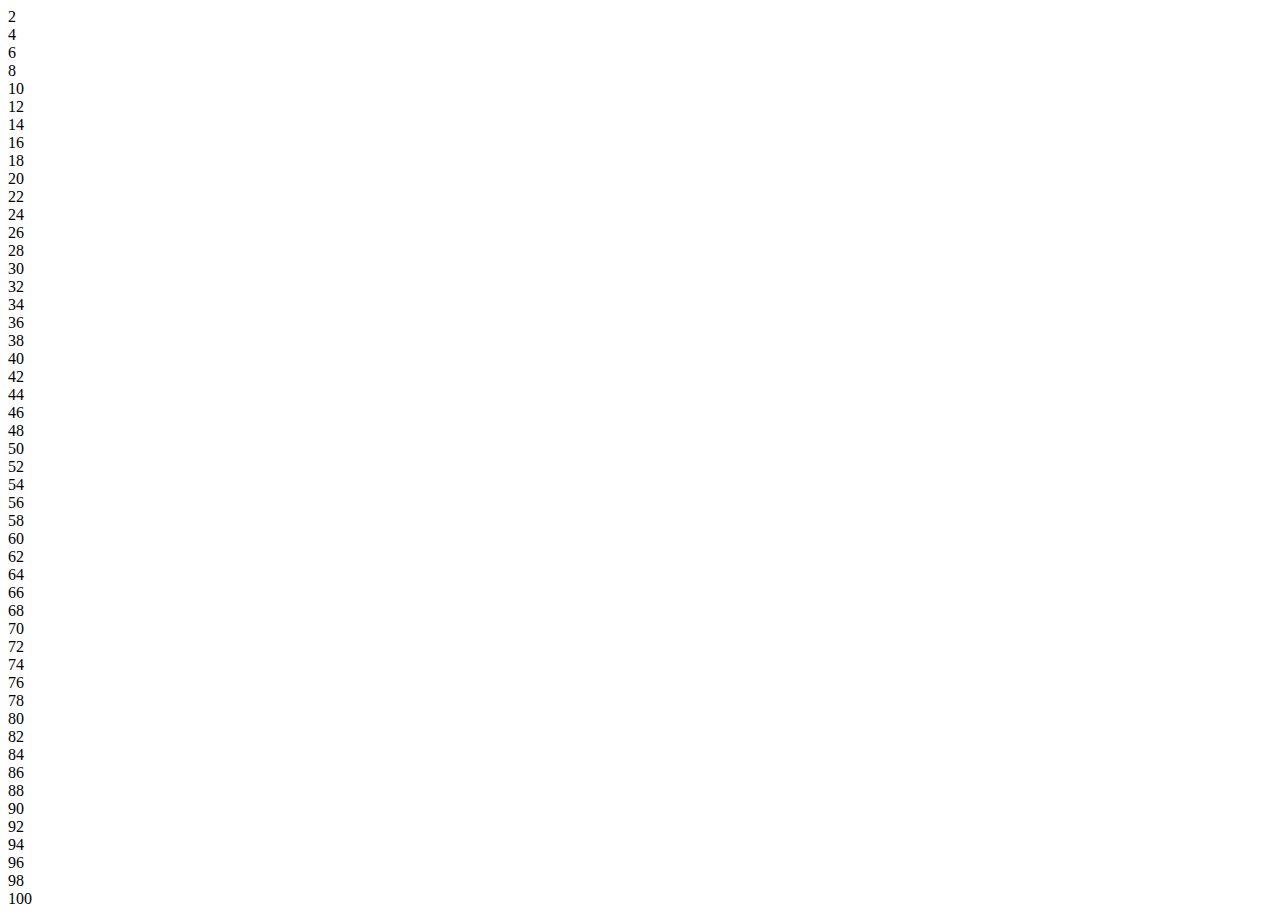
<file: var_let_const.html>
<!DOCTYPE html>
<html lang="ko">
<head>
  <meta charset="UTF-8">
  <meta http-equiv="X-UA-Compatible" content="IE=edge">
  <meta name="viewport" content="width=device-width, initial-scale=1.0">
  <title>var, let & const 차이점</title>
  
</head>
<body>
  
  <script src="./var_let_const.js"></script>
</body>
</html>
</file>
<file: style.css>
* {
  margin: 0;
  padding: 0;
  box-sizing: border-box;
}

a {
  text-decoration: none;
  color: #333;
}

li {
  list-style: none;
}

.global-header {
  position: relative;
  max-width: 768px;
  display: flex;
  justify-content: center;
  align-items: center;
  margin: 40px auto;
}

.logo img {
  width: 240px;
}

.lang {
  position: absolute;
  right: 10px;
}

.join-form {
  max-width: 460px;
  margin: 0 auto;
}

section label {
  display: flex;
}

label p {
  width: calc(100% - 30px);
  font-size: 18px;
  font-weight: 700;
}

label input[type="checkbox"] {
  display: none;
}

.checkbox-img {
  margin-top: 2px;
  margin-right: 8px;
}

.total .checkbox-img {
  width: 24px;
  height: 24px;
  background-image: url(./images/pc_check_off_24.png);
}

.total .checkbox-img.checked {
  /* .checkbox-img.checked 사이를 띄우지 말것 */
  width: 24px;
  height: 24px;
  background-image: url(./images/pc_check_on_l_24.png);
}

.agree-list {
  margin-top: 40px;
}

.agree {
  margin-bottom: 40px;
}

.agree:last-child {
  margin-bottom: 0;
}

.agree .checkbox-img {
  width: 20px;
  height: 20px;
  background-image: url(./images/pc_chcek_off_s_20.png);
}

.agree .checkbox-img.checked {
  width: 20px;
  height: 20px;
  background-image: url(./images/pc_chcek_on_s_20.png);
}

.agree label p {
  display: flex;
  align-items: center;
}

.text-primary {
  color: #08a600;
  font-size: 14px;
  margin-left: 4px;
}

.text-secondary {
  color: #8e8e8e;
  font-size: 14px;
  margin-left: 4px;
}

.terms {
  height: 120px;
  overflow: auto;
  margin-top: 10px;
  background-color: #fff;
  border: 1px solid #dadada;
  border-radius: 5px;
  padding: 16px;
  color: #666;
}

.terms p {
  margin-bottom: 10px;
}

.terms a {
  color: #08a600;
}

.terms a:hover {
  text-decoration: underline;
}

#red-alert {
  visibility: hidden;
  padding: 20px 0;
  font-size: 14px;
  color: red;
}

#cancel,
#submut {
  width: calc((100% - 8px) / 2);
  height: 55px;
  background-color: #08a600;
  color: #fff;
  font-weight: 700;
  border-radius: 5px;
  border: none;
}

.group-join {
  margin-top: 10px;
}
.group-join a:hover {
  color: #08a600;
}
</file>
